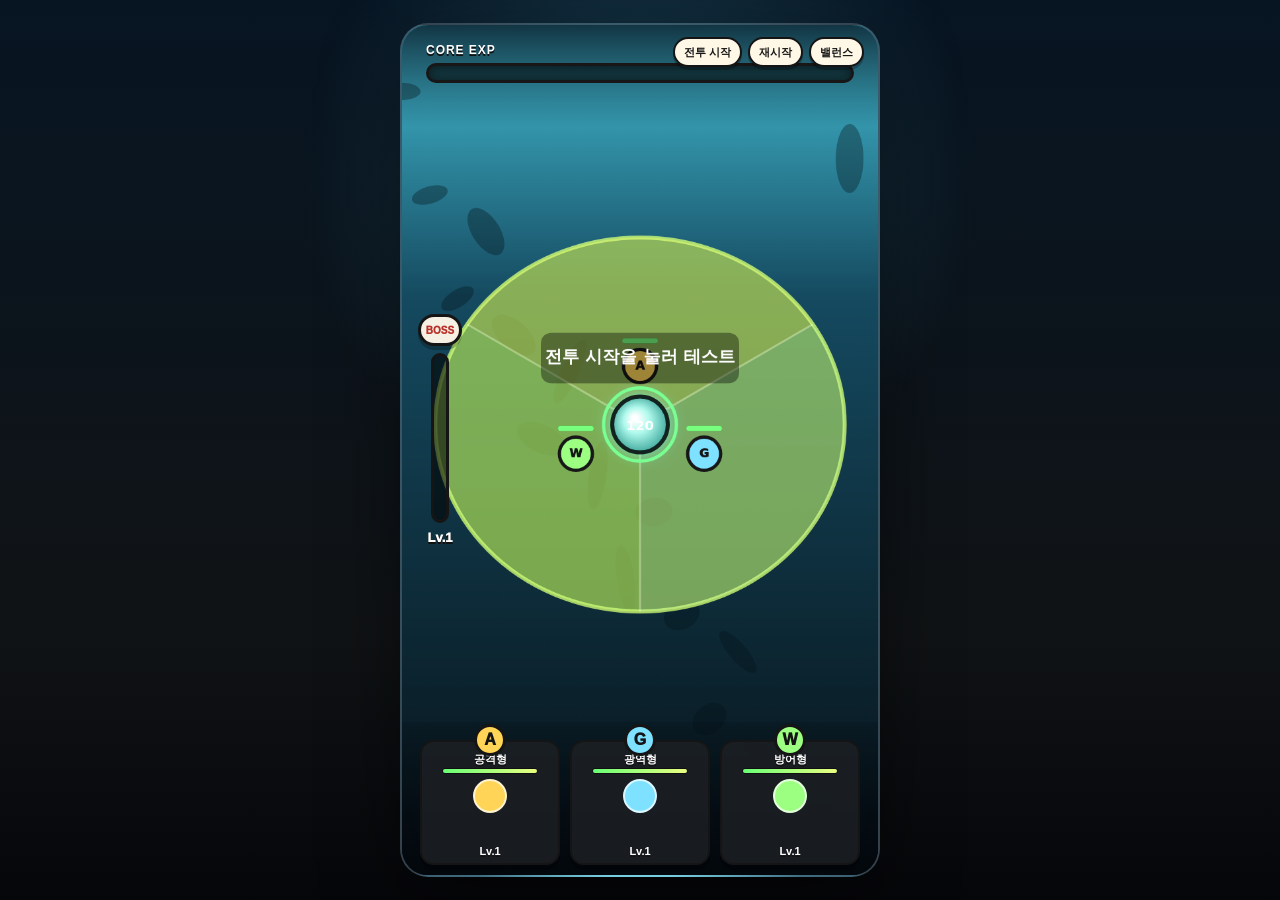
<file: index.html>
<!doctype html>
<html lang="ko">
<head>
  <meta charset="utf-8">
  <meta name="viewport" content="width=device-width, initial-scale=1, maximum-scale=1, user-scalable=no">
  <title>3-Hero Rotation Defense Prototype</title>
  <link rel="icon" href="data:,">
  <link rel="stylesheet" href="styles.css">
</head>
<body>
  <main class="shell">
    <section class="phone" aria-label="3-Hero Rotation Defense prototype">
      <div class="top-actions">
        <button id="startButton" type="button">전투 시작</button>
        <button id="quickRestartButton" type="button">재시작</button>
        <button id="debugToggle" type="button">밸런스</button>
      </div>

      <div class="top-ui">
        <div class="exp-label">CORE EXP</div>
        <div class="exp-bar"><div id="coreExpFill"></div></div>
      </div>

      <div class="level-meter" aria-label="level progress">
        <div class="boss-marker">BOSS</div>
        <div class="meter-track"><div id="levelProgressFill"></div></div>
        <div class="meter-label" id="levelLabel">Lv.1</div>
      </div>

      <canvas id="gameCanvas" width="720" height="1280" aria-label="game canvas"></canvas>

      <div class="bottom-ui" id="heroPanel">
        <div class="hero-card attack">
          <div class="portrait">A</div>
          <div class="hero-name">공격형</div>
          <div class="hero-hp"><div id="attackHp"></div></div>
          <div class="charge-ring"><div id="attackCharge"></div></div>
          <div class="hero-level" id="attackLevel">Lv.1</div>
        </div>
        <div class="hero-card area">
          <div class="portrait">G</div>
          <div class="hero-name">광역형</div>
          <div class="hero-hp"><div id="areaHp"></div></div>
          <div class="charge-ring"><div id="areaCharge"></div></div>
          <div class="hero-level" id="areaLevel">Lv.1</div>
        </div>
        <div class="hero-card wall">
          <div class="portrait">W</div>
          <div class="hero-name">방어형</div>
          <div class="hero-hp"><div id="wallHp"></div></div>
          <div class="charge-ring"><div id="wallCharge"></div></div>
          <div class="hero-level" id="wallLevel">Lv.1</div>
        </div>
      </div>

      <div class="overlay hidden" id="cardOverlay">
        <div class="overlay-title">스킬 레벨업</div>
        <div class="card-options" id="cardOptions"></div>
      </div>

      <div class="result hidden" id="resultOverlay">
        <div class="result-panel">
          <h1 id="resultTitle">Victory</h1>
          <p id="resultText"></p>
          <button id="restartButton" type="button">다시 시작</button>
        </div>
      </div>

      <aside class="debug-panel hidden" id="debugPanel">
        <div class="debug-head">
          <strong>Balance Debug</strong>
          <div class="debug-actions">
            <button id="saveBalanceButton" type="button">저장</button>
            <button id="copyBalanceButton" type="button">복사</button>
            <button id="debugClose" type="button">닫기</button>
          </div>
        </div>
        <div class="debug-body" id="debugBody"></div>
      </aside>
    </section>
  </main>

  <script src="balance_overrides.js"></script>
  <script src="game.js"></script>
</body>
</html>
</file>
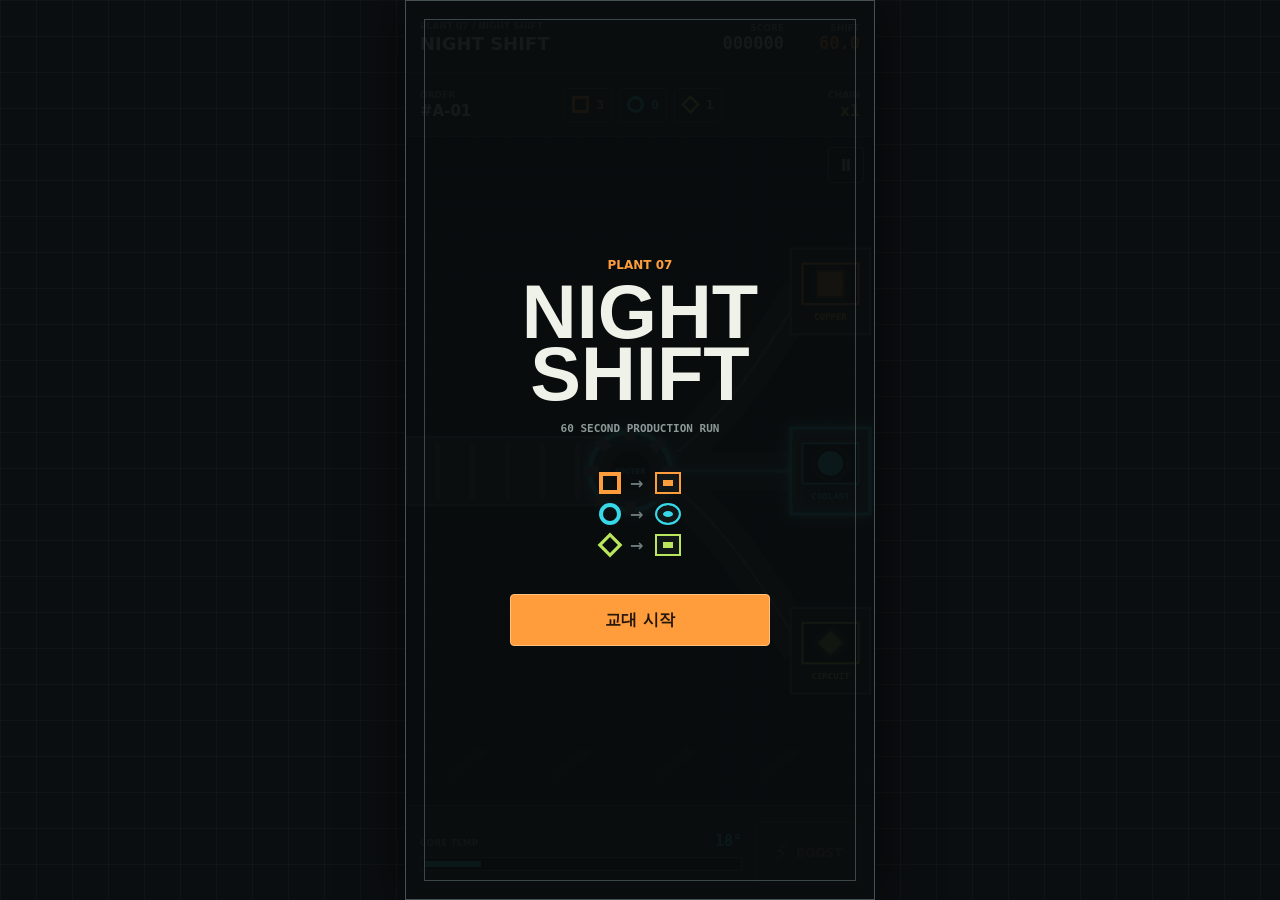
<file: factory-prototype/index.html>
<!doctype html>
<html lang="ko">
<head>
  <meta charset="utf-8">
  <meta name="viewport" content="width=device-width, initial-scale=1, maximum-scale=1, user-scalable=no">
  <meta name="theme-color" content="#121619">
  <title>Night Shift Factory</title>
  <link rel="icon" href="data:,">
  <link rel="stylesheet" href="styles.css">
</head>
<body>
  <main class="game-shell">
    <section class="game-frame" aria-label="Night Shift Factory prototype">
      <header class="hud">
        <div class="brand-block">
          <span class="shift-label">PLANT 07 / NIGHT SHIFT</span>
          <strong>NIGHT SHIFT</strong>
        </div>
        <div class="stat-block">
          <span>SCORE</span>
          <strong id="scoreValue">000000</strong>
        </div>
        <div class="stat-block time-block">
          <span>SHIFT</span>
          <strong id="timeValue">60.0</strong>
        </div>
      </header>

      <section class="order-strip" aria-label="current order">
        <div class="order-heading">
          <span>ORDER</span>
          <strong id="orderNumber">#A-01</strong>
        </div>
        <div class="order-parts" id="orderParts"></div>
        <div class="combo-block">
          <span>CHAIN</span>
          <strong id="comboValue">x1</strong>
        </div>
      </section>

      <div class="canvas-wrap" id="canvasWrap">
        <canvas id="gameCanvas" width="720" height="1060" aria-label="factory floor"></canvas>
        <button class="pause-button" id="pauseButton" type="button" aria-label="pause">Ⅱ</button>
        <div class="toast" id="toast" aria-live="polite"></div>
      </div>

      <footer class="control-deck">
        <div class="heat-panel">
          <div class="heat-label">
            <span>CORE TEMP</span>
            <strong id="heatValue">18°</strong>
          </div>
          <div class="heat-track"><div id="heatFill"></div></div>
        </div>
        <button class="boost-button" id="boostButton" type="button" aria-label="hold to boost production">
          <span class="boost-icon">⚡</span>
          <span>BOOST</span>
        </button>
      </footer>

      <div class="screen-overlay" id="startOverlay">
        <div class="title-lockup">
          <span>PLANT 07</span>
          <h1>NIGHT<br>SHIFT</h1>
          <p>60 SECOND PRODUCTION RUN</p>
        </div>
        <div class="route-preview" aria-hidden="true">
          <i class="part copper"></i><b>→</b><i class="machine copper"></i>
          <i class="part coolant"></i><b>→</b><i class="machine coolant"></i>
          <i class="part circuit"></i><b>→</b><i class="machine circuit"></i>
        </div>
        <button class="primary-button" id="startButton" type="button">교대 시작</button>
      </div>

      <div class="screen-overlay hidden" id="pauseOverlay">
        <div class="result-card compact">
          <span class="result-kicker">SHIFT PAUSED</span>
          <h2>일시정지</h2>
          <button class="primary-button" id="resumeButton" type="button">계속하기</button>
          <button class="secondary-button" id="restartFromPause" type="button">다시 시작</button>
        </div>
      </div>

      <div class="screen-overlay hidden" id="resultOverlay">
        <div class="result-card">
          <span class="result-kicker">SHIFT REPORT</span>
          <h2 id="resultGrade">B</h2>
          <div class="report-grid">
            <span>FINAL SCORE</span><strong id="finalScore">0</strong>
            <span>ORDERS</span><strong id="finalOrders">0</strong>
            <span>BEST CHAIN</span><strong id="finalCombo">0</strong>
            <span>SCRAP</span><strong id="finalScrap">0</strong>
          </div>
          <button class="primary-button" id="restartButton" type="button">다음 교대</button>
        </div>
      </div>
    </section>
  </main>
  <script src="game.js"></script>
</body>
</html>
</file>
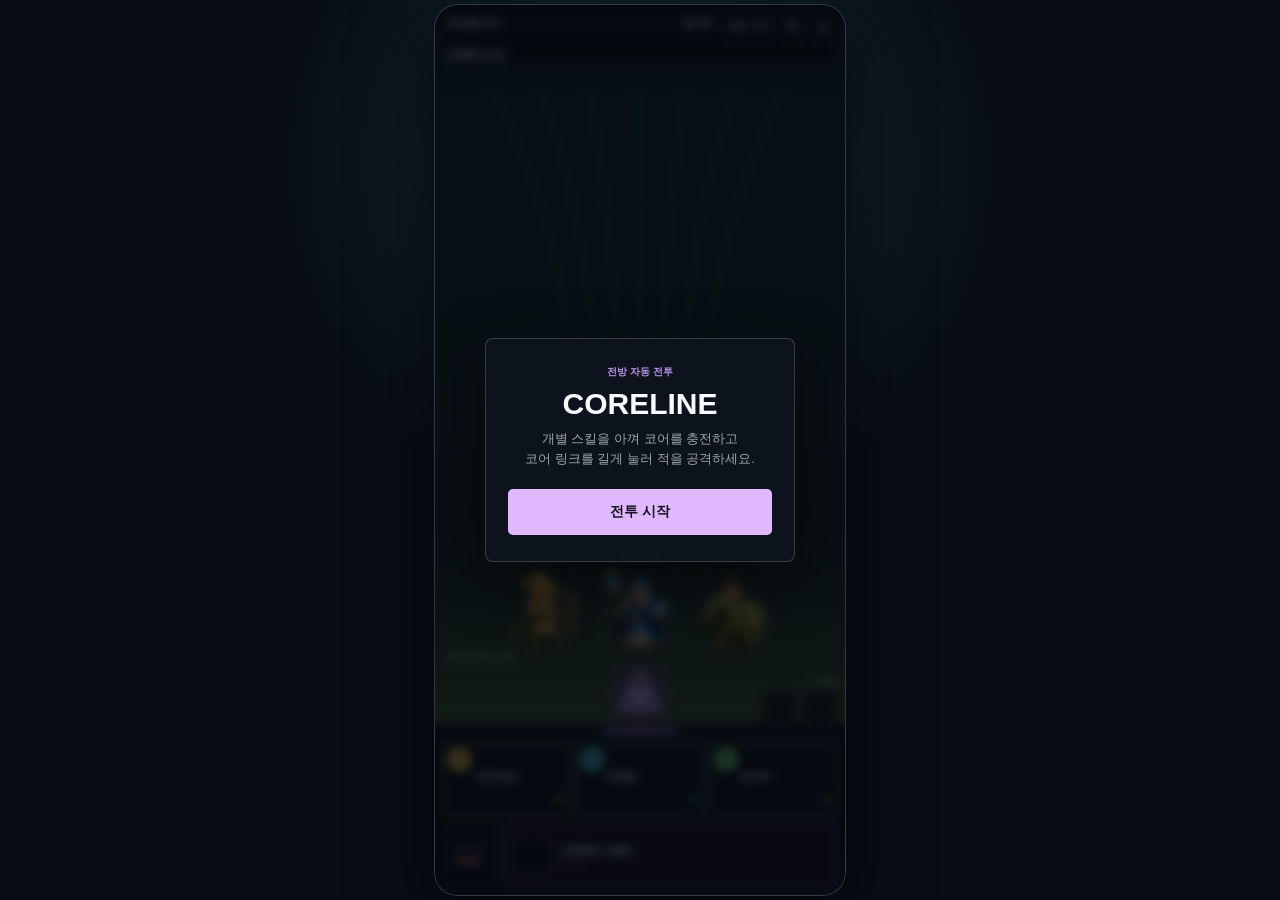
<file: pivot-prototype/index.html>
<!doctype html>
<html lang="ko">
<head>
  <meta charset="utf-8">
  <meta name="viewport" content="width=device-width, initial-scale=1, maximum-scale=1, user-scalable=no, viewport-fit=cover">
  <meta name="theme-color" content="#101722">
  <title>Coreline - Pivot Prototype</title>
  <link rel="icon" href="data:,">
  <link rel="stylesheet" href="styles.css">
</head>
<body>
  <main class="viewport">
    <section class="game" aria-label="Coreline pivot prototype">
      <canvas id="gameCanvas" width="720" height="1560"></canvas>

      <header class="hud">
        <div class="stage-line">
          <span id="stageLabel">STAGE 01</span>
          <span id="timerLabel">02:40</span>
        </div>
        <div class="progress"><div id="stageProgress"></div></div>
        <div class="core-line">
          <span id="levelLabel">CORE LV.1</span>
          <div class="exp-track"><div id="expFill"></div></div>
        </div>
      </header>

      <div class="top-actions">
        <button id="startButton" type="button">전투 시작</button>
        <button id="pauseButton" type="button" aria-label="일시정지" title="일시정지">Ⅱ</button>
        <button id="restartButton" type="button" aria-label="재시작" title="재시작">↻</button>
      </div>

      <div class="danger-banner hidden" id="dangerBanner">LAST DEFENDER</div>

      <div class="elixir-tray" aria-label="마법 엘릭서">
        <div class="tray-label">ELIXIR</div>
        <button class="elixir-slot" id="elixirSlot0" type="button" aria-label="엘릭서 슬롯 1"></button>
        <button class="elixir-slot" id="elixirSlot1" type="button" aria-label="엘릭서 슬롯 2"></button>
      </div>

      <section class="controls" aria-label="전투 스킬">
        <div class="skill-row">
          <button class="skill-card archer" data-hero="archer" type="button">
            <span class="skill-key">A</span>
            <span class="skill-copy"><b>다중 화살</b><small>적진에 드래그</small></span>
            <span class="skill-charge"><i id="archerCharge"></i></span>
            <span class="skill-state" id="archerState">0%</span>
          </button>
          <button class="skill-card mage" data-hero="mage" type="button">
            <span class="skill-key">M</span>
            <span class="skill-copy"><b>대폭발</b><small>적진에 드래그</small></span>
            <span class="skill-charge"><i id="mageCharge"></i></span>
            <span class="skill-state" id="mageState">0%</span>
          </button>
          <button class="skill-card guardian" data-hero="guardian" type="button">
            <span class="skill-key">G</span>
            <span class="skill-copy"><b>방어벽</b><small>적진에 드래그</small></span>
            <span class="skill-charge"><i id="guardianCharge"></i></span>
            <span class="skill-state" id="guardianState">0%</span>
          </button>
        </div>

        <div class="super-row">
          <div class="revive-info"><span>REVIVE</span><b id="reviveCount">◆◆</b></div>
          <button id="superButton" class="super-button" type="button">
            <span class="super-ring"><i id="superFill"></i></span>
            <span class="super-copy"><b>CORE LINK</b><small id="superState">30부터 길게 누르기</small></span>
          </button>
        </div>
      </section>

      <div class="pause-overlay hidden" id="pauseOverlay">
        <span>PAUSED</span>
      </div>

      <div class="upgrade-overlay hidden" id="upgradeOverlay">
        <div class="upgrade-panel">
          <p>CORE LEVEL UP</p>
          <h2 id="upgradeTitle">업그레이드 선택</h2>
          <div class="upgrade-cards" id="upgradeCards"></div>
        </div>
      </div>

      <div class="start-overlay" id="startOverlay">
        <div class="start-panel">
          <p>전방 자동 전투</p>
          <h1>CORELINE</h1>
          <span>개별 스킬을 아껴 코어를 충전하고<br>코어 링크를 길게 눌러 적을 공격하세요.</span>
          <button id="overlayStartButton" type="button">전투 시작</button>
        </div>
      </div>

      <div class="result hidden" id="resultOverlay">
        <div class="result-panel">
          <p id="resultEyebrow">STAGE COMPLETE</p>
          <h2 id="resultTitle">VICTORY</h2>
          <span id="resultCopy"></span>
          <button id="resultRestartButton" type="button">다시 플레이</button>
        </div>
      </div>
    </section>
  </main>
  <script src="game.js"></script>
</body>
</html>
</file>
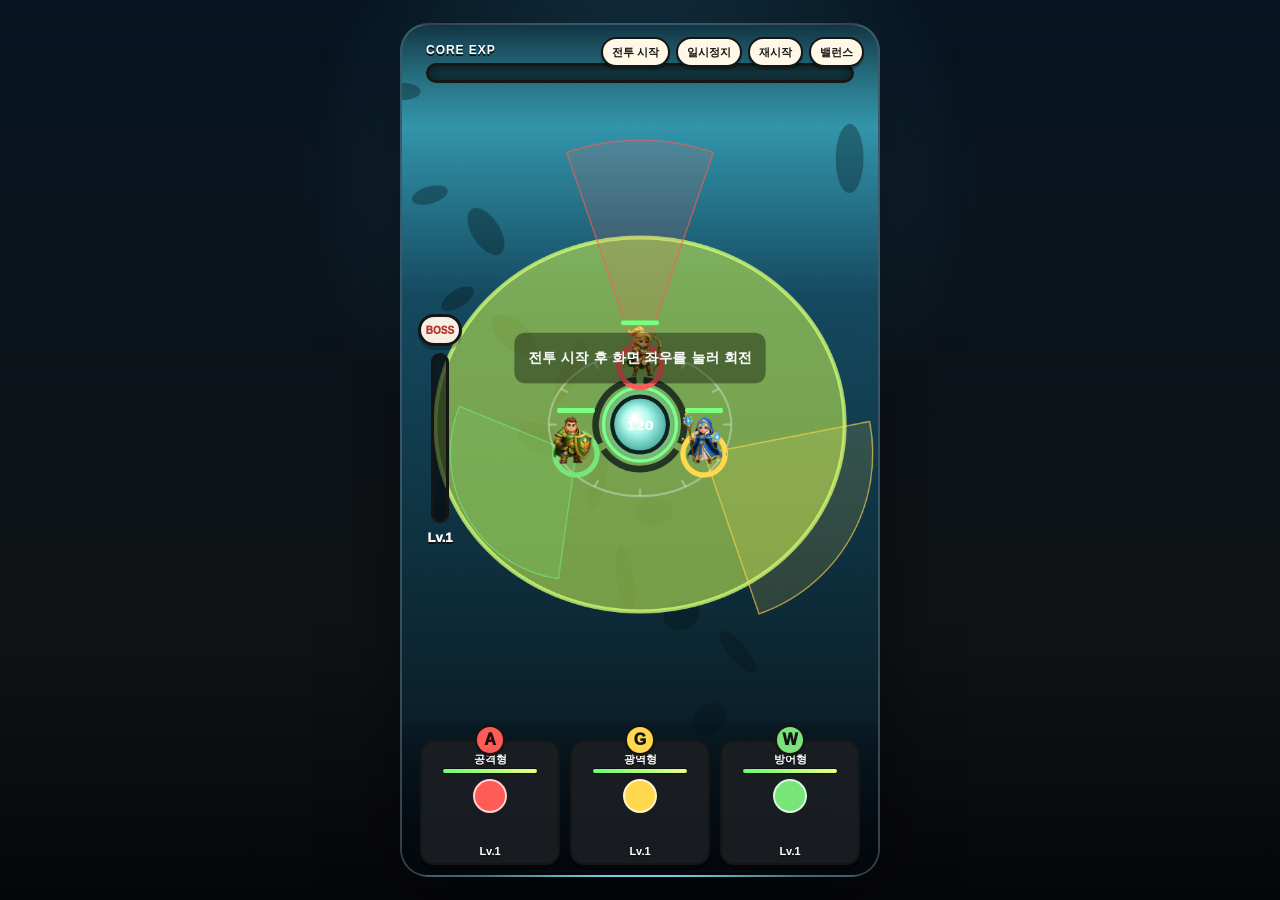
<file: rotation-v2-prototype/index.html>
<!doctype html>
<html lang="ko">
<head>
  <meta charset="utf-8">
  <meta name="viewport" content="width=device-width, initial-scale=1, maximum-scale=1, user-scalable=no">
  <title>CORELINE - Free Rotation Prototype</title>
  <link rel="icon" href="data:,">
  <link rel="stylesheet" href="styles.css">
</head>
<body>
  <main class="shell">
    <section class="phone" aria-label="CORELINE free rotation prototype">
      <div class="top-actions">
        <button id="startButton" type="button">전투 시작</button>
        <button id="pauseButton" type="button">일시정지</button>
        <button id="quickRestartButton" type="button">재시작</button>
        <button id="debugToggle" type="button">밸런스</button>
      </div>

      <div class="top-ui">
        <div class="exp-label">CORE EXP</div>
        <div class="exp-bar"><div id="coreExpFill"></div></div>
      </div>

      <div class="level-meter" aria-label="level progress">
        <div class="boss-marker">BOSS</div>
        <div class="meter-track"><div id="levelProgressFill"></div></div>
        <div class="meter-label" id="levelLabel">Lv.1</div>
      </div>

      <canvas id="gameCanvas" width="720" height="1280" aria-label="game canvas"></canvas>
      <button id="coreLinkButton" class="core-link-trigger" type="button" aria-label="코어 링크 발동"></button>

      <div class="bottom-ui" id="heroPanel">
        <div class="hero-card attack">
          <div class="portrait">A</div>
          <div class="hero-name">공격형</div>
          <div class="hero-hp"><div id="attackHp"></div></div>
          <div class="charge-ring"><div id="attackCharge"></div></div>
          <div class="hero-level" id="attackLevel">Lv.1</div>
        </div>
        <div class="hero-card area">
          <div class="portrait">G</div>
          <div class="hero-name">광역형</div>
          <div class="hero-hp"><div id="areaHp"></div></div>
          <div class="charge-ring"><div id="areaCharge"></div></div>
          <div class="hero-level" id="areaLevel">Lv.1</div>
        </div>
        <div class="hero-card wall">
          <div class="portrait">W</div>
          <div class="hero-name">방어형</div>
          <div class="hero-hp"><div id="wallHp"></div></div>
          <div class="charge-ring"><div id="wallCharge"></div></div>
          <div class="hero-level" id="wallLevel">Lv.1</div>
        </div>
      </div>

      <div class="overlay hidden" id="cardOverlay">
        <div class="overlay-title">스킬 레벨업</div>
        <div class="card-options" id="cardOptions"></div>
      </div>

      <div class="result hidden" id="resultOverlay">
        <div class="result-panel">
          <h1 id="resultTitle">Victory</h1>
          <p id="resultText"></p>
          <button id="restartButton" type="button">다시 시작</button>
        </div>
      </div>

      <aside class="debug-panel hidden" id="debugPanel">
        <div class="debug-head">
          <strong>밸런스 조절</strong>
          <div class="debug-actions">
            <button id="saveBalanceButton" type="button">저장</button>
            <button id="copyBalanceButton" type="button">복사</button>
            <button id="debugClose" type="button">닫기</button>
          </div>
        </div>
        <div class="debug-body" id="debugBody"></div>
      </aside>
    </section>
  </main>

  <script src="balance_overrides.js"></script>
  <script src="game.js?v=signal-wave-2"></script>
</body>
</html>
</file>
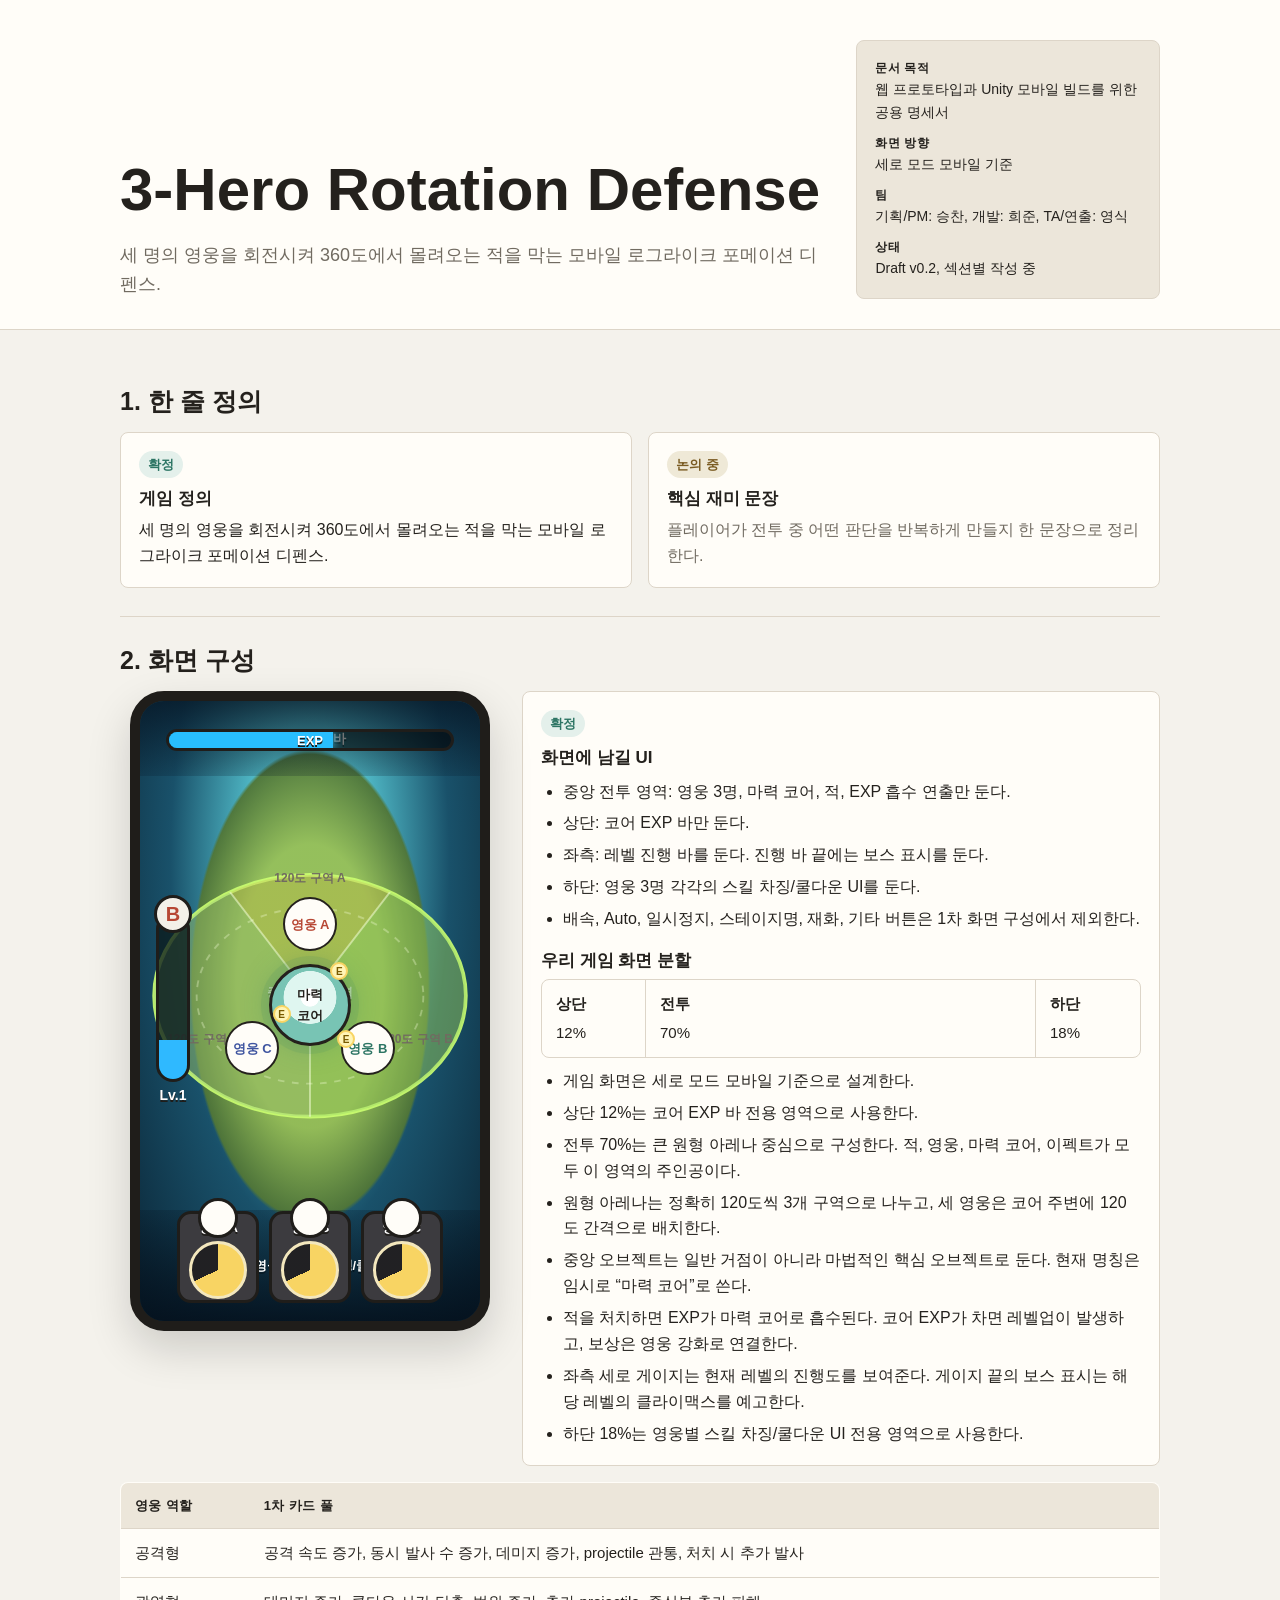
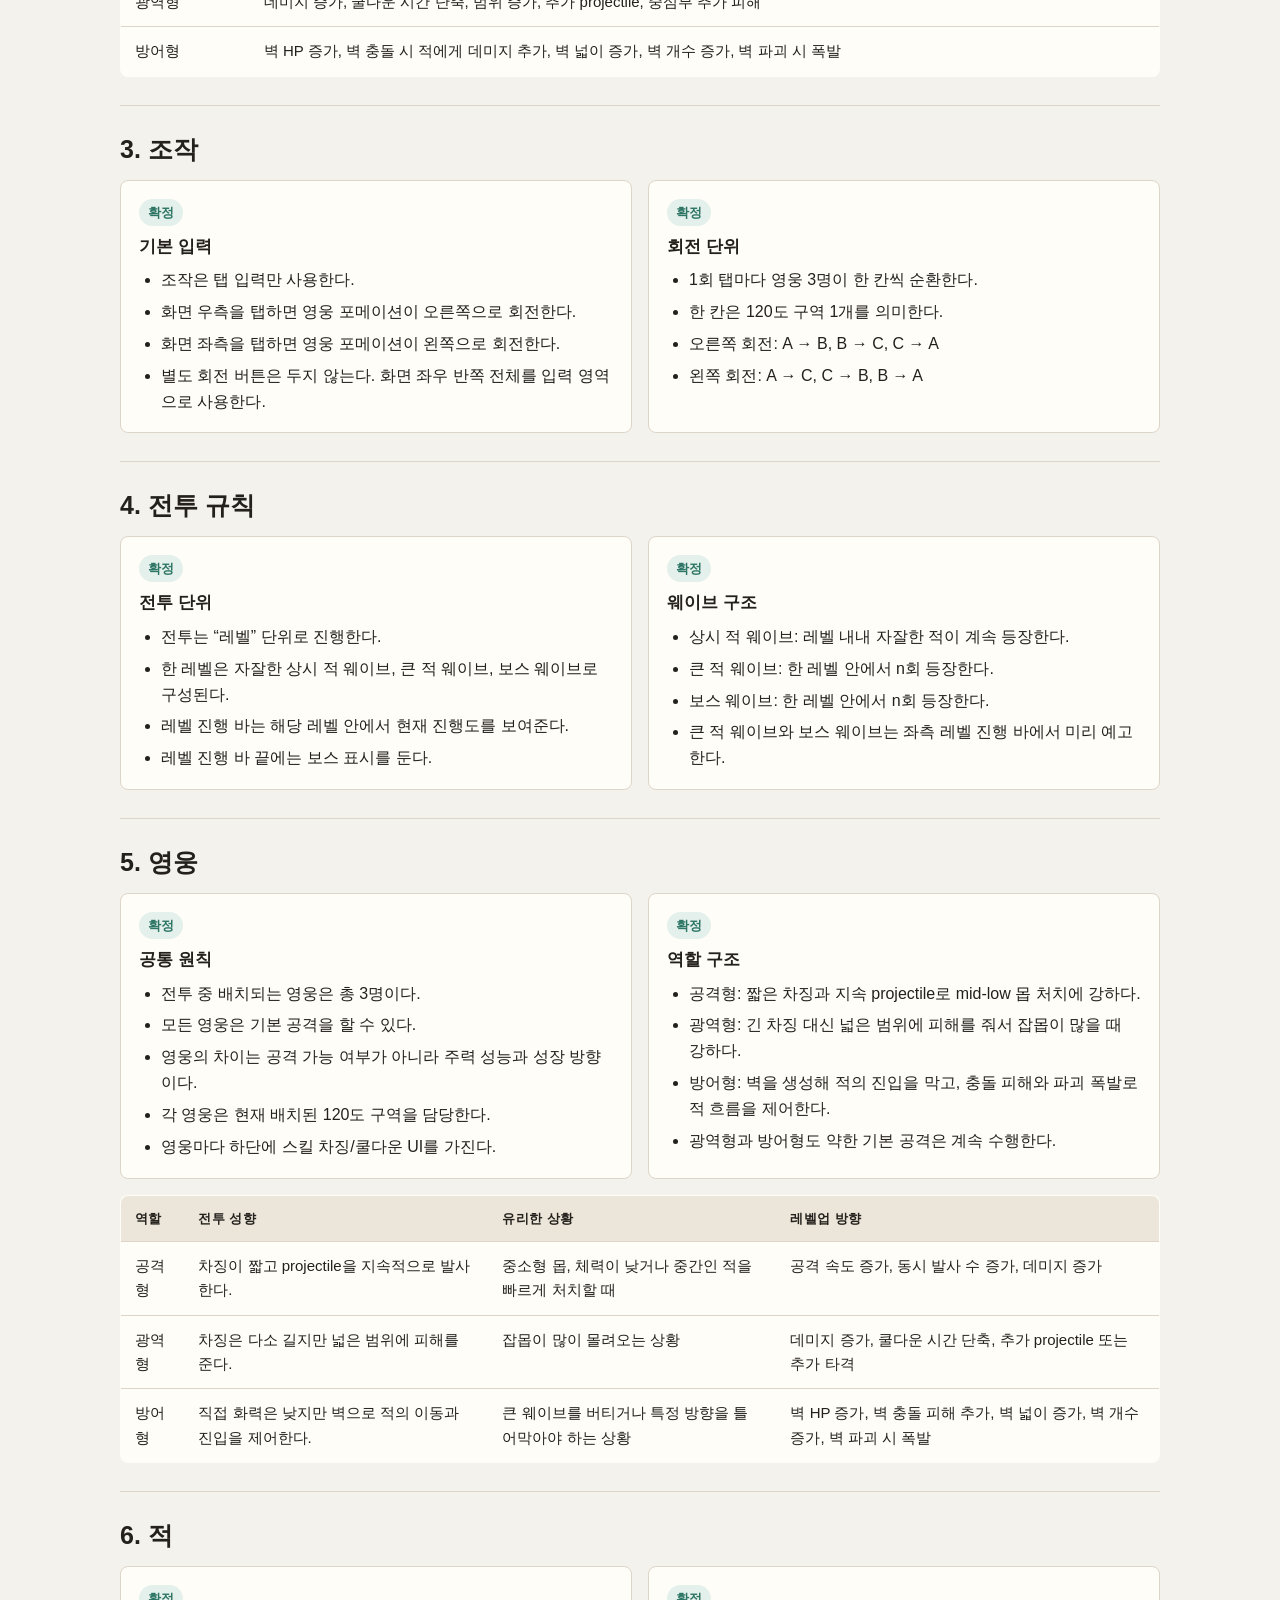
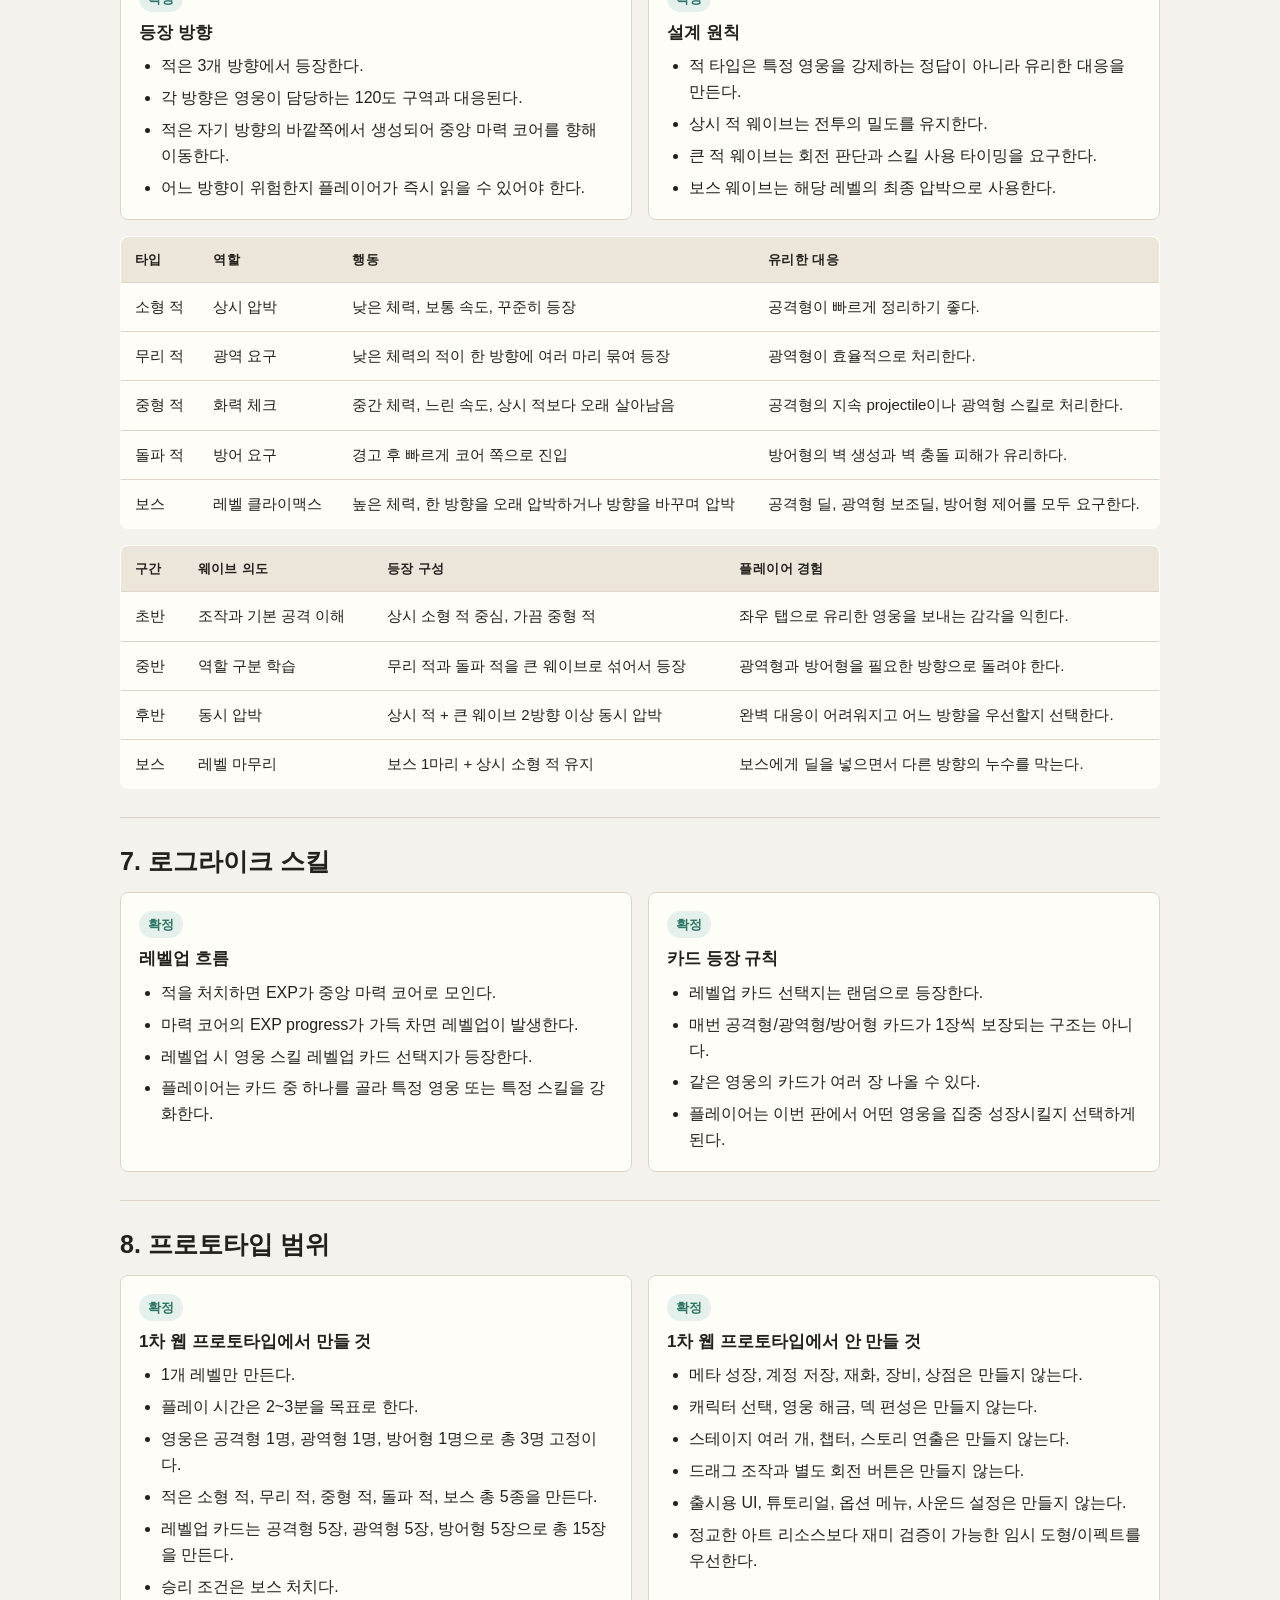
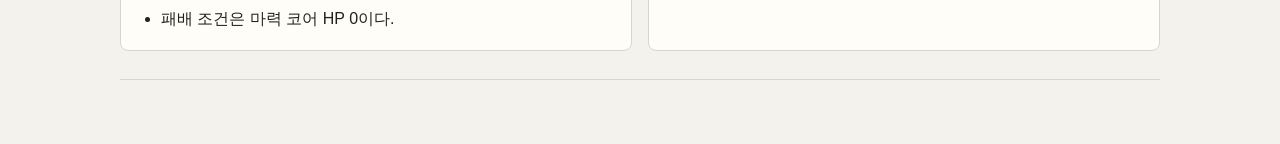
<file: prototype_spec.html>
<!doctype html>
<html lang="ko">
<head>
  <meta charset="utf-8">
  <meta name="viewport" content="width=device-width, initial-scale=1">
  <title>3-Hero Rotation Defense Prototype Spec</title>
  <style>
    :root {
      color-scheme: light;
      --bg: #f4f2ec;
      --paper: #fffdf8;
      --ink: #24211d;
      --muted: #716b61;
      --line: #ddd5c8;
      --soft: #ece6da;
      --accent: #2d7564;
      --accent-2: #b74734;
      --accent-3: #3f55a0;
      font-family: -apple-system, BlinkMacSystemFont, "Segoe UI", sans-serif;
    }

    * {
      box-sizing: border-box;
    }

    body {
      margin: 0;
      background: var(--bg);
      color: var(--ink);
      line-height: 1.62;
    }

    header {
      background: var(--paper);
      border-bottom: 1px solid var(--line);
    }

    .wrap {
      width: min(1040px, calc(100% - 32px));
      margin: 0 auto;
    }

    .hero {
      display: grid;
      grid-template-columns: minmax(0, 1.4fr) minmax(260px, 0.6fr);
      gap: 28px;
      padding: 40px 0 30px;
      align-items: end;
    }

    h1, h2, h3, p {
      margin: 0;
    }

    h1 {
      font-size: clamp(34px, 5vw, 60px);
      line-height: 1.08;
      letter-spacing: 0;
    }

    h2 {
      margin-bottom: 16px;
      font-size: 25px;
      line-height: 1.2;
      letter-spacing: 0;
    }

    h3 {
      margin-bottom: 8px;
      font-size: 17px;
      line-height: 1.25;
      letter-spacing: 0;
    }

    .subtitle {
      max-width: 760px;
      margin-top: 18px;
      color: var(--muted);
      font-size: 18px;
    }

    .meta {
      display: grid;
      gap: 10px;
      padding: 18px;
      border: 1px solid var(--line);
      background: var(--soft);
      border-radius: 8px;
      font-size: 14px;
    }

    .meta b {
      display: block;
      color: var(--ink);
      font-size: 12px;
      letter-spacing: 0.04em;
      text-transform: uppercase;
    }

    main {
      padding: 28px 0 64px;
    }

    section {
      padding: 28px 0;
      border-bottom: 1px solid var(--line);
    }

    .grid {
      display: grid;
      grid-template-columns: repeat(2, minmax(0, 1fr));
      gap: 16px;
    }

    .card {
      min-height: 100%;
      padding: 18px;
      border: 1px solid var(--line);
      background: var(--paper);
      border-radius: 8px;
    }

    .tag {
      display: inline-flex;
      width: fit-content;
      min-height: 26px;
      align-items: center;
      margin-bottom: 10px;
      padding: 3px 9px;
      border-radius: 999px;
      background: var(--soft);
      color: var(--muted);
      font-size: 13px;
      font-weight: 700;
    }

    .tag.fixed {
      background: #e4f0eb;
      color: var(--accent);
    }

    .tag.draft {
      background: #efe9d7;
      color: #7a5b22;
    }

    .phone-layout {
      display: grid;
      grid-template-columns: minmax(260px, 380px) minmax(0, 1fr);
      gap: 22px;
      align-items: start;
    }

    .phone {
      position: relative;
      width: min(100%, 360px);
      aspect-ratio: 9 / 16;
      margin: 0 auto;
      border: 10px solid #1f1d1a;
      background:
        radial-gradient(ellipse at 50% 46%, rgba(154, 191, 82, 0.92) 0 30%, rgba(81, 118, 55, 0.95) 49%, transparent 50%),
        radial-gradient(ellipse at 50% 26%, #57c6d2 0 22%, #19516a 58%, #0b2637 100%);
      border-radius: 34px;
      overflow: hidden;
      box-shadow: 0 18px 44px rgba(0, 0, 0, 0.16);
    }

    .phone-zone {
      position: absolute;
      left: 0;
      width: 100%;
      display: grid;
      place-items: center;
      color: #fff;
      font-size: 13px;
      font-weight: 700;
      text-align: center;
      text-shadow: 0 2px 0 rgba(0, 0, 0, 0.36);
    }

    .hud {
      top: 0;
      height: 12%;
      padding: 10px 12px;
      background: linear-gradient(180deg, rgba(5, 20, 35, 0.78), rgba(5, 20, 35, 0.2));
      border-bottom: 0;
    }

    .battle {
      top: 12%;
      height: 70%;
      background: transparent;
      border-bottom: 0;
    }

    .bottom {
      bottom: 0;
      height: 18%;
      background: linear-gradient(0deg, rgba(4, 16, 28, 0.9), rgba(4, 16, 28, 0.22));
      border-bottom: 0;
    }

    .field-svg {
      position: absolute;
      top: 12%;
      left: 0;
      width: 100%;
      height: 70%;
      z-index: 1;
    }

    .field-label {
      position: absolute;
      z-index: 4;
      color: var(--muted);
      font-size: 12px;
      font-weight: 800;
      text-align: center;
      text-shadow: none;
    }

    .field-label.north {
      top: 27%;
      left: 50%;
      transform: translateX(-50%);
    }

    .field-label.right {
      top: 53%;
      right: 8%;
    }

    .field-label.left {
      top: 53%;
      left: 8%;
    }

    .hud-bar,
    .side-meter,
    .hero-skill {
      position: absolute;
      z-index: 7;
    }

    .hud-bar {
      top: 28px;
      left: 26px;
      right: 26px;
      height: 22px;
      border: 3px solid #1f1d1a;
      background: rgba(0, 0, 0, 0.55);
      border-radius: 999px;
      overflow: hidden;
    }

    .hud-bar::before {
      content: "";
      display: block;
      width: 58%;
      height: 100%;
      background: #28befe;
      box-shadow: 0 0 12px rgba(72, 215, 255, 0.9);
    }

    .hud-bar::after {
      content: "EXP";
      position: absolute;
      inset: -2px 0 0;
      display: grid;
      place-items: center;
      color: #fff;
      font-size: 13px;
      font-weight: 900;
      text-shadow: 0 2px 0 #1f1d1a;
    }

    .side-meter {
      top: 34%;
      left: 16px;
      display: grid;
      place-items: end center;
      width: 34px;
      height: 170px;
      border: 3px solid #1f1d1a;
      background: rgba(10, 24, 24, 0.75);
      border-radius: 999px;
    }

    .side-meter::before {
      content: "";
      width: 100%;
      height: 24%;
      background: #2fb9ff;
      border-radius: 0 0 999px 999px;
    }

    .side-meter::after {
      content: "Lv.1";
      position: absolute;
      bottom: -28px;
      left: 50%;
      color: #fff;
      font-size: 14px;
      font-weight: 900;
      text-shadow: 0 2px 0 #1f1d1a;
      transform: translateX(-50%);
      white-space: nowrap;
    }

    .boss-mark {
      position: absolute;
      top: -20px;
      left: 50%;
      display: grid;
      place-items: center;
      width: 38px;
      height: 38px;
      border: 3px solid #1f1d1a;
      background: #f3f0e8;
      border-radius: 50%;
      color: #b74734;
      font-size: 20px;
      font-weight: 900;
      transform: translateX(-50%);
    }

    .hero-skill {
      bottom: 18px;
      display: grid;
      grid-template-rows: 26px 1fr;
      place-items: center;
      width: 82px;
      height: 92px;
      border: 3px solid #1f1d1a;
      background: #3c3b3f;
      border-radius: 14px;
      color: #fff;
      font-size: 13px;
      font-weight: 900;
      text-shadow: 0 2px 0 #1f1d1a;
    }

    .hero-skill::before {
      content: "";
      position: absolute;
      top: -16px;
      left: 50%;
      width: 34px;
      height: 34px;
      border: 3px solid #1f1d1a;
      background: #fffdf8;
      border-radius: 50%;
      transform: translateX(-50%);
    }

    .hero-skill::after {
      content: "";
      width: 52px;
      height: 52px;
      border: 3px solid #f3e7bd;
      background: conic-gradient(#f8d463 0 68%, rgba(0, 0, 0, 0.45) 68% 100%);
      border-radius: 50%;
    }

    .hero-skill.one {
      left: 11%;
    }

    .hero-skill.two {
      left: 50%;
      transform: translateX(-50%);
    }

    .hero-skill.three {
      right: 11%;
    }

    .exp-dot {
      position: absolute;
      z-index: 5;
      display: grid;
      place-items: center;
      width: 18px;
      height: 18px;
      border: 2px solid #f8d463;
      background: #fff5b7;
      border-radius: 50%;
      color: #7a5b00;
      font-size: 10px;
      font-weight: 900;
    }

    .exp-dot.one {
      top: 42%;
      left: 56%;
    }

    .exp-dot.two {
      top: 49%;
      left: 39%;
    }

    .exp-dot.three {
      top: 53%;
      left: 58%;
    }

    .exp-gauge {
      position: absolute;
      left: 50%;
      top: 28px;
      z-index: 5;
      display: none;
    }

    .base {
      position: absolute;
      top: 49%;
      left: 50%;
      display: grid;
      place-items: center;
      width: 82px;
      height: 82px;
      border: 3px solid var(--ink);
      background:
        radial-gradient(circle at 50% 40%, #ffffff 0 15%, #dff6f0 16% 44%, #78c4b4 45% 100%);
      border-radius: 50%;
      transform: translate(-50%, -50%);
      color: var(--ink);
      font-size: 13px;
      font-weight: 800;
      z-index: 4;
      box-shadow: 0 0 0 8px rgba(45, 117, 100, 0.1), 0 0 28px rgba(45, 117, 100, 0.34);
      text-align: center;
    }

    .slot {
      position: absolute;
      display: grid;
      place-items: center;
      width: 54px;
      height: 54px;
      border: 2px solid var(--ink);
      background: var(--paper);
      border-radius: 50%;
      font-size: 13px;
      font-weight: 800;
      z-index: 5;
    }

    .slot.a {
      top: 36%;
      left: 50%;
      color: var(--accent-2);
      transform: translate(-50%, -50%);
    }

    .slot.b {
      top: 56%;
      left: 67%;
      color: var(--accent);
      transform: translate(-50%, -50%);
    }

    .slot.c {
      top: 56%;
      left: 33%;
      color: var(--accent-3);
      transform: translate(-50%, -50%);
    }

    .screen-split {
      display: grid;
      grid-template-columns: 104px minmax(0, 1fr) 104px;
      gap: 0;
      overflow: hidden;
      border: 1px solid var(--line);
      background: var(--paper);
      border-radius: 8px;
      font-size: 15px;
    }

    .screen-split div {
      padding: 12px 14px;
      border-right: 1px solid var(--line);
    }

    .screen-split div:last-child {
      border-right: 0;
    }

    .screen-split b {
      display: block;
      margin-bottom: 4px;
    }

    ul {
      margin: 10px 0 0;
      padding-left: 22px;
    }

    li + li {
      margin-top: 6px;
    }

    table {
      width: 100%;
      margin-top: 16px;
      border-collapse: collapse;
      border: 1px solid var(--line);
      background: var(--paper);
      border-radius: 8px;
      overflow: hidden;
      font-size: 15px;
    }

    th, td {
      padding: 12px 14px;
      border-bottom: 1px solid var(--line);
      text-align: left;
      vertical-align: top;
    }

    th {
      background: var(--soft);
      font-size: 13px;
      letter-spacing: 0.03em;
      text-transform: uppercase;
    }

    tr:last-child td {
      border-bottom: 0;
    }

    .pending {
      color: var(--muted);
    }

    @media (max-width: 820px) {
      .hero,
      .grid,
      .phone-layout {
        grid-template-columns: 1fr;
      }

      .wrap {
        width: min(100% - 24px, 1040px);
      }
    }
  </style>
</head>
<body>
  <header>
    <div class="wrap hero">
      <div>
        <h1>3-Hero Rotation Defense</h1>
        <p class="subtitle">세 명의 영웅을 회전시켜 360도에서 몰려오는 적을 막는 모바일 로그라이크 포메이션 디펜스.</p>
      </div>
      <div class="meta">
        <p><b>문서 목적</b>웹 프로토타입과 Unity 모바일 빌드를 위한 공용 명세서</p>
        <p><b>화면 방향</b>세로 모드 모바일 기준</p>
        <p><b>팀</b>기획/PM: 승찬, 개발: 희준, TA/연출: 영식</p>
        <p><b>상태</b>Draft v0.2, 섹션별 작성 중</p>
      </div>
    </div>
  </header>

  <main class="wrap">
    <section id="definition">
      <h2>1. 한 줄 정의</h2>
      <div class="grid">
        <div class="card">
          <span class="tag fixed">확정</span>
          <h3>게임 정의</h3>
          <p>세 명의 영웅을 회전시켜 360도에서 몰려오는 적을 막는 모바일 로그라이크 포메이션 디펜스.</p>
        </div>
        <div class="card">
          <span class="tag draft">논의 중</span>
          <h3>핵심 재미 문장</h3>
          <p class="pending">플레이어가 전투 중 어떤 판단을 반복하게 만들지 한 문장으로 정리한다.</p>
        </div>
      </div>
    </section>

    <section id="screen">
      <h2>2. 화면 구성</h2>
      <div class="phone-layout">
        <div class="phone" aria-label="세로 모드 모바일 화면 구성">
          <div class="phone-zone hud">상단 EXP 바</div>
          <div class="hud-bar"></div>
          <div class="phone-zone battle">중앙 전투 영역</div>
          <svg class="field-svg" viewBox="0 0 360 422" role="img" aria-label="원형 아레나와 120도 3분할 전투 영역">
            <defs>
              <clipPath id="arenaClip">
                <ellipse cx="180" cy="214" rx="165" ry="128"></ellipse>
              </clipPath>
            </defs>
            <ellipse cx="180" cy="214" rx="165" ry="128" fill="rgba(182, 222, 82, 0.43)" stroke="rgba(203, 255, 112, 0.9)" stroke-width="4"></ellipse>
            <g clip-path="url(#arenaClip)">
              <path d="M180 214 L15 0 A240 240 0 0 1 345 0 Z" fill="rgba(183, 71, 52, 0.12)"></path>
              <path d="M180 214 L345 0 A240 240 0 0 1 180 454 Z" fill="rgba(45, 117, 100, 0.12)"></path>
              <path d="M180 214 L180 454 A240 240 0 0 1 15 0 Z" fill="rgba(63, 85, 160, 0.12)"></path>
              <line x1="180" y1="214" x2="15" y2="0" stroke="#f5ffd8" stroke-opacity="0.55" stroke-width="2"></line>
              <line x1="180" y1="214" x2="345" y2="0" stroke="#f5ffd8" stroke-opacity="0.55" stroke-width="2"></line>
              <line x1="180" y1="214" x2="180" y2="454" stroke="#f5ffd8" stroke-opacity="0.55" stroke-width="2"></line>
            </g>
            <ellipse cx="180" cy="214" rx="120" ry="93" fill="none" stroke="rgba(245, 255, 216, 0.32)" stroke-width="2" stroke-dasharray="7 8"></ellipse>
          </svg>
          <div class="field-label north">120도 구역 A</div>
          <div class="field-label right">120도 구역 B</div>
          <div class="field-label left">120도 구역 C</div>
          <div class="side-meter"><div class="boss-mark">B</div></div>
          <div class="phone-zone bottom">하단 영웅별 스킬 차징/쿨다운</div>
          <div class="base">마력<br>코어</div>
          <div class="slot a">영웅 A</div>
          <div class="slot b">영웅 B</div>
          <div class="slot c">영웅 C</div>
          <div class="exp-dot one">E</div>
          <div class="exp-dot two">E</div>
          <div class="exp-dot three">E</div>
          <div class="hero-skill one">영웅 A</div>
          <div class="hero-skill two">영웅 B</div>
          <div class="hero-skill three">영웅 C</div>
        </div>
        <div class="card">
          <span class="tag fixed">확정</span>
          <h3>화면에 남길 UI</h3>
          <ul>
            <li>중앙 전투 영역: 영웅 3명, 마력 코어, 적, EXP 흡수 연출만 둔다.</li>
            <li>상단: 코어 EXP 바만 둔다.</li>
            <li>좌측: 레벨 진행 바를 둔다. 진행 바 끝에는 보스 표시를 둔다.</li>
            <li>하단: 영웅 3명 각각의 스킬 차징/쿨다운 UI를 둔다.</li>
            <li>배속, Auto, 일시정지, 스테이지명, 재화, 기타 버튼은 1차 화면 구성에서 제외한다.</li>
          </ul>
          <h3 style="margin-top: 18px;">우리 게임 화면 분할</h3>
          <div class="screen-split" aria-label="세로 화면 분할 비율">
            <div><b>상단</b>12%</div>
            <div><b>전투</b>70%</div>
            <div><b>하단</b>18%</div>
          </div>
          <ul>
            <li>게임 화면은 세로 모드 모바일 기준으로 설계한다.</li>
            <li>상단 12%는 코어 EXP 바 전용 영역으로 사용한다.</li>
            <li>전투 70%는 큰 원형 아레나 중심으로 구성한다. 적, 영웅, 마력 코어, 이펙트가 모두 이 영역의 주인공이다.</li>
            <li>원형 아레나는 정확히 120도씩 3개 구역으로 나누고, 세 영웅은 코어 주변에 120도 간격으로 배치한다.</li>
            <li>중앙 오브젝트는 일반 거점이 아니라 마법적인 핵심 오브젝트로 둔다. 현재 명칭은 임시로 “마력 코어”로 쓴다.</li>
            <li>적을 처치하면 EXP가 마력 코어로 흡수된다. 코어 EXP가 차면 레벨업이 발생하고, 보상은 영웅 강화로 연결한다.</li>
            <li>좌측 세로 게이지는 현재 레벨의 진행도를 보여준다. 게이지 끝의 보스 표시는 해당 레벨의 클라이맥스를 예고한다.</li>
            <li>하단 18%는 영웅별 스킬 차징/쿨다운 UI 전용 영역으로 사용한다.</li>
          </ul>
        </div>
      </div>
      <table>
        <thead>
          <tr>
            <th>영웅 역할</th>
            <th>1차 카드 풀</th>
          </tr>
        </thead>
        <tbody>
          <tr>
            <td>공격형</td>
            <td>공격 속도 증가, 동시 발사 수 증가, 데미지 증가, projectile 관통, 처치 시 추가 발사</td>
          </tr>
          <tr>
            <td>광역형</td>
            <td>데미지 증가, 쿨다운 시간 단축, 범위 증가, 추가 projectile, 중심부 추가 피해</td>
          </tr>
          <tr>
            <td>방어형</td>
            <td>벽 HP 증가, 벽 충돌 시 적에게 데미지 추가, 벽 넓이 증가, 벽 개수 증가, 벽 파괴 시 폭발</td>
          </tr>
        </tbody>
      </table>
    </section>

    <section id="controls">
      <h2>3. 조작</h2>
      <div class="grid">
        <div class="card">
          <span class="tag fixed">확정</span>
          <h3>기본 입력</h3>
          <ul>
            <li>조작은 탭 입력만 사용한다.</li>
            <li>화면 우측을 탭하면 영웅 포메이션이 오른쪽으로 회전한다.</li>
            <li>화면 좌측을 탭하면 영웅 포메이션이 왼쪽으로 회전한다.</li>
            <li>별도 회전 버튼은 두지 않는다. 화면 좌우 반쪽 전체를 입력 영역으로 사용한다.</li>
          </ul>
        </div>
        <div class="card">
          <span class="tag fixed">확정</span>
          <h3>회전 단위</h3>
          <ul>
            <li>1회 탭마다 영웅 3명이 한 칸씩 순환한다.</li>
            <li>한 칸은 120도 구역 1개를 의미한다.</li>
            <li>오른쪽 회전: A → B, B → C, C → A</li>
            <li>왼쪽 회전: A → C, C → B, B → A</li>
          </ul>
        </div>
      </div>
    </section>

    <section id="combat">
      <h2>4. 전투 규칙</h2>
      <div class="grid">
        <div class="card">
          <span class="tag fixed">확정</span>
          <h3>전투 단위</h3>
          <ul>
            <li>전투는 “레벨” 단위로 진행한다.</li>
            <li>한 레벨은 자잘한 상시 적 웨이브, 큰 적 웨이브, 보스 웨이브로 구성된다.</li>
            <li>레벨 진행 바는 해당 레벨 안에서 현재 진행도를 보여준다.</li>
            <li>레벨 진행 바 끝에는 보스 표시를 둔다.</li>
          </ul>
        </div>
        <div class="card">
          <span class="tag fixed">확정</span>
          <h3>웨이브 구조</h3>
          <ul>
            <li>상시 적 웨이브: 레벨 내내 자잘한 적이 계속 등장한다.</li>
            <li>큰 적 웨이브: 한 레벨 안에서 n회 등장한다.</li>
            <li>보스 웨이브: 한 레벨 안에서 n회 등장한다.</li>
            <li>큰 적 웨이브와 보스 웨이브는 좌측 레벨 진행 바에서 미리 예고한다.</li>
          </ul>
        </div>
      </div>
    </section>

    <section id="heroes">
      <h2>5. 영웅</h2>
      <div class="grid">
        <div class="card">
          <span class="tag fixed">확정</span>
          <h3>공통 원칙</h3>
          <ul>
            <li>전투 중 배치되는 영웅은 총 3명이다.</li>
            <li>모든 영웅은 기본 공격을 할 수 있다.</li>
            <li>영웅의 차이는 공격 가능 여부가 아니라 주력 성능과 성장 방향이다.</li>
            <li>각 영웅은 현재 배치된 120도 구역을 담당한다.</li>
            <li>영웅마다 하단에 스킬 차징/쿨다운 UI를 가진다.</li>
          </ul>
        </div>
        <div class="card">
          <span class="tag fixed">확정</span>
          <h3>역할 구조</h3>
          <ul>
            <li>공격형: 짧은 차징과 지속 projectile로 mid-low 몹 처치에 강하다.</li>
            <li>광역형: 긴 차징 대신 넓은 범위에 피해를 줘서 잡몹이 많을 때 강하다.</li>
            <li>방어형: 벽을 생성해 적의 진입을 막고, 충돌 피해와 파괴 폭발로 적 흐름을 제어한다.</li>
            <li>광역형과 방어형도 약한 기본 공격은 계속 수행한다.</li>
          </ul>
        </div>
      </div>
      <table>
        <thead>
          <tr>
            <th>역할</th>
            <th>전투 성향</th>
            <th>유리한 상황</th>
            <th>레벨업 방향</th>
          </tr>
        </thead>
        <tbody>
          <tr>
            <td>공격형</td>
            <td>차징이 짧고 projectile을 지속적으로 발사한다.</td>
            <td>중소형 몹, 체력이 낮거나 중간인 적을 빠르게 처치할 때</td>
            <td>공격 속도 증가, 동시 발사 수 증가, 데미지 증가</td>
          </tr>
          <tr>
            <td>광역형</td>
            <td>차징은 다소 길지만 넓은 범위에 피해를 준다.</td>
            <td>잡몹이 많이 몰려오는 상황</td>
            <td>데미지 증가, 쿨다운 시간 단축, 추가 projectile 또는 추가 타격</td>
          </tr>
          <tr>
            <td>방어형</td>
            <td>직접 화력은 낮지만 벽으로 적의 이동과 진입을 제어한다.</td>
            <td>큰 웨이브를 버티거나 특정 방향을 틀어막아야 하는 상황</td>
            <td>벽 HP 증가, 벽 충돌 피해 추가, 벽 넓이 증가, 벽 개수 증가, 벽 파괴 시 폭발</td>
          </tr>
        </tbody>
      </table>
    </section>

    <section id="enemies">
      <h2>6. 적</h2>
      <div class="grid">
        <div class="card">
          <span class="tag fixed">확정</span>
          <h3>등장 방향</h3>
          <ul>
            <li>적은 3개 방향에서 등장한다.</li>
            <li>각 방향은 영웅이 담당하는 120도 구역과 대응된다.</li>
            <li>적은 자기 방향의 바깥쪽에서 생성되어 중앙 마력 코어를 향해 이동한다.</li>
            <li>어느 방향이 위험한지 플레이어가 즉시 읽을 수 있어야 한다.</li>
          </ul>
        </div>
        <div class="card">
          <span class="tag fixed">확정</span>
          <h3>설계 원칙</h3>
          <ul>
            <li>적 타입은 특정 영웅을 강제하는 정답이 아니라 유리한 대응을 만든다.</li>
            <li>상시 적 웨이브는 전투의 밀도를 유지한다.</li>
            <li>큰 적 웨이브는 회전 판단과 스킬 사용 타이밍을 요구한다.</li>
            <li>보스 웨이브는 해당 레벨의 최종 압박으로 사용한다.</li>
          </ul>
        </div>
      </div>
      <table>
        <thead>
          <tr>
            <th>타입</th>
            <th>역할</th>
            <th>행동</th>
            <th>유리한 대응</th>
          </tr>
        </thead>
        <tbody>
          <tr>
            <td>소형 적</td>
            <td>상시 압박</td>
            <td>낮은 체력, 보통 속도, 꾸준히 등장</td>
            <td>공격형이 빠르게 정리하기 좋다.</td>
          </tr>
          <tr>
            <td>무리 적</td>
            <td>광역 요구</td>
            <td>낮은 체력의 적이 한 방향에 여러 마리 묶여 등장</td>
            <td>광역형이 효율적으로 처리한다.</td>
          </tr>
          <tr>
            <td>중형 적</td>
            <td>화력 체크</td>
            <td>중간 체력, 느린 속도, 상시 적보다 오래 살아남음</td>
            <td>공격형의 지속 projectile이나 광역형 스킬로 처리한다.</td>
          </tr>
          <tr>
            <td>돌파 적</td>
            <td>방어 요구</td>
            <td>경고 후 빠르게 코어 쪽으로 진입</td>
            <td>방어형의 벽 생성과 벽 충돌 피해가 유리하다.</td>
          </tr>
          <tr>
            <td>보스</td>
            <td>레벨 클라이맥스</td>
            <td>높은 체력, 한 방향을 오래 압박하거나 방향을 바꾸며 압박</td>
            <td>공격형 딜, 광역형 보조딜, 방어형 제어를 모두 요구한다.</td>
          </tr>
        </tbody>
      </table>
      <table>
        <thead>
          <tr>
            <th>구간</th>
            <th>웨이브 의도</th>
            <th>등장 구성</th>
            <th>플레이어 경험</th>
          </tr>
        </thead>
        <tbody>
          <tr>
            <td>초반</td>
            <td>조작과 기본 공격 이해</td>
            <td>상시 소형 적 중심, 가끔 중형 적</td>
            <td>좌우 탭으로 유리한 영웅을 보내는 감각을 익힌다.</td>
          </tr>
          <tr>
            <td>중반</td>
            <td>역할 구분 학습</td>
            <td>무리 적과 돌파 적을 큰 웨이브로 섞어서 등장</td>
            <td>광역형과 방어형을 필요한 방향으로 돌려야 한다.</td>
          </tr>
          <tr>
            <td>후반</td>
            <td>동시 압박</td>
            <td>상시 적 + 큰 웨이브 2방향 이상 동시 압박</td>
            <td>완벽 대응이 어려워지고 어느 방향을 우선할지 선택한다.</td>
          </tr>
          <tr>
            <td>보스</td>
            <td>레벨 마무리</td>
            <td>보스 1마리 + 상시 소형 적 유지</td>
            <td>보스에게 딜을 넣으면서 다른 방향의 누수를 막는다.</td>
          </tr>
        </tbody>
      </table>
    </section>

    <section id="skills">
      <h2>7. 로그라이크 스킬</h2>
      <div class="grid">
        <div class="card">
          <span class="tag fixed">확정</span>
          <h3>레벨업 흐름</h3>
          <ul>
            <li>적을 처치하면 EXP가 중앙 마력 코어로 모인다.</li>
            <li>마력 코어의 EXP progress가 가득 차면 레벨업이 발생한다.</li>
            <li>레벨업 시 영웅 스킬 레벨업 카드 선택지가 등장한다.</li>
            <li>플레이어는 카드 중 하나를 골라 특정 영웅 또는 특정 스킬을 강화한다.</li>
          </ul>
        </div>
        <div class="card">
          <span class="tag fixed">확정</span>
          <h3>카드 등장 규칙</h3>
          <ul>
            <li>레벨업 카드 선택지는 랜덤으로 등장한다.</li>
            <li>매번 공격형/광역형/방어형 카드가 1장씩 보장되는 구조는 아니다.</li>
            <li>같은 영웅의 카드가 여러 장 나올 수 있다.</li>
            <li>플레이어는 이번 판에서 어떤 영웅을 집중 성장시킬지 선택하게 된다.</li>
          </ul>
        </div>
      </div>
    </section>

    <section id="scope">
      <h2>8. 프로토타입 범위</h2>
      <div class="grid">
        <div class="card">
          <span class="tag fixed">확정</span>
          <h3>1차 웹 프로토타입에서 만들 것</h3>
          <ul>
            <li>1개 레벨만 만든다.</li>
            <li>플레이 시간은 2~3분을 목표로 한다.</li>
            <li>영웅은 공격형 1명, 광역형 1명, 방어형 1명으로 총 3명 고정이다.</li>
            <li>적은 소형 적, 무리 적, 중형 적, 돌파 적, 보스 총 5종을 만든다.</li>
            <li>레벨업 카드는 공격형 5장, 광역형 5장, 방어형 5장으로 총 15장을 만든다.</li>
            <li>승리 조건은 보스 처치다.</li>
            <li>패배 조건은 마력 코어 HP 0이다.</li>
          </ul>
        </div>
        <div class="card">
          <span class="tag fixed">확정</span>
          <h3>1차 웹 프로토타입에서 안 만들 것</h3>
          <ul>
            <li>메타 성장, 계정 저장, 재화, 장비, 상점은 만들지 않는다.</li>
            <li>캐릭터 선택, 영웅 해금, 덱 편성은 만들지 않는다.</li>
            <li>스테이지 여러 개, 챕터, 스토리 연출은 만들지 않는다.</li>
            <li>드래그 조작과 별도 회전 버튼은 만들지 않는다.</li>
            <li>출시용 UI, 튜토리얼, 옵션 메뉴, 사운드 설정은 만들지 않는다.</li>
            <li>정교한 아트 리소스보다 재미 검증이 가능한 임시 도형/이펙트를 우선한다.</li>
          </ul>
        </div>
      </div>
    </section>
  </main>
</body>
</html>
</file>
<file: styles.css>
:root {
  color-scheme: dark;
  --app-height: 100dvh;
  --bg: #08101a;
  --ink: #ffffff;
  --muted: rgba(255, 255, 255, 0.72);
  --line: rgba(255, 255, 255, 0.24);
  --panel: rgba(9, 17, 29, 0.76);
  --attack: #ffd457;
  --area: #7de1ff;
  --wall: #9cff82;
}

* {
  box-sizing: border-box;
  -webkit-tap-highlight-color: transparent;
}

html,
body {
  width: 100%;
  height: 100%;
  min-height: 100dvh;
  margin: 0;
  overflow: hidden;
  background:
    radial-gradient(circle at 50% 20%, rgba(47, 120, 148, 0.45), transparent 35%),
    linear-gradient(180deg, #071522, #101315 70%, #050609);
  color: var(--ink);
  font-family: -apple-system, BlinkMacSystemFont, "Segoe UI", sans-serif;
  touch-action: manipulation;
}

.shell {
  display: grid;
  place-items: center;
  width: 100vw;
  height: var(--app-height);
  min-height: 100svh;
  padding:
    max(6px, env(safe-area-inset-top))
    max(6px, env(safe-area-inset-right))
    max(6px, env(safe-area-inset-bottom))
    max(6px, env(safe-area-inset-left));
}

.phone {
  position: relative;
  width: min(
    calc(100vw - max(12px, env(safe-area-inset-left)) - max(12px, env(safe-area-inset-right))),
    calc((var(--app-height) - max(12px, env(safe-area-inset-top)) - max(12px, env(safe-area-inset-bottom))) * 9 / 16)
  );
  height: min(
    calc(var(--app-height) - max(12px, env(safe-area-inset-top)) - max(12px, env(safe-area-inset-bottom))),
    calc((100vw - max(12px, env(safe-area-inset-left)) - max(12px, env(safe-area-inset-right))) * 16 / 9)
  );
  max-width: 480px;
  max-height: min(854px, calc(var(--app-height) - max(12px, env(safe-area-inset-top)) - max(12px, env(safe-area-inset-bottom))));
  overflow: hidden;
  border: 2px solid rgba(255, 255, 255, 0.18);
  border-radius: 28px;
  background:
    radial-gradient(ellipse at 50% 43%, rgba(151, 199, 75, 0.88) 0 29%, rgba(73, 118, 56, 0.9) 48%, transparent 49%),
    radial-gradient(ellipse at 50% 18%, #58c3d9 0 18%, #164d66 50%, #071521 100%);
  box-shadow: 0 24px 80px rgba(0, 0, 0, 0.46);
  user-select: none;
}

#gameCanvas {
  position: absolute;
  inset: 0;
  width: 100%;
  height: 100%;
  display: block;
}

.top-ui {
  position: absolute;
  top: 0;
  left: 0;
  right: 0;
  z-index: 5;
  height: 12%;
  padding: 18px 24px 0;
  pointer-events: none;
  background: linear-gradient(180deg, rgba(4, 13, 25, 0.78), rgba(4, 13, 25, 0));
}

.top-actions {
  position: absolute;
  top: 12px;
  right: 14px;
  z-index: 14;
  display: flex;
  flex-wrap: wrap;
  justify-content: flex-end;
  gap: 6px;
  max-width: 62%;
}

.top-actions button,
.debug-head button {
  min-height: 30px;
  padding: 0 9px;
  border: 2px solid #151515;
  border-radius: 999px;
  background: #fff8e6;
  color: #151515;
  font-size: 11px;
  font-weight: 950;
  box-shadow: 0 3px 0 rgba(0, 0, 0, 0.25);
}

.exp-label {
  margin-bottom: 6px;
  font-size: 12px;
  font-weight: 900;
  letter-spacing: 0.08em;
  text-shadow: 0 2px 0 #111;
}

.exp-bar {
  height: 20px;
  overflow: hidden;
  border: 3px solid #171717;
  border-radius: 999px;
  background: rgba(0, 0, 0, 0.52);
  box-shadow: inset 0 0 10px rgba(0, 0, 0, 0.4);
}

.exp-bar > div {
  width: 0%;
  height: 100%;
  background: linear-gradient(90deg, #26baff, #b4f7ff);
  box-shadow: 0 0 14px #42d9ff;
  transition: width 150ms ease;
}

.level-meter {
  position: absolute;
  left: 14px;
  top: 34%;
  z-index: 5;
  display: grid;
  justify-items: center;
  gap: 7px;
  width: 48px;
  pointer-events: none;
}

.boss-marker {
  display: grid;
  place-items: center;
  width: 44px;
  height: 32px;
  border: 3px solid #151515;
  border-radius: 999px;
  background: #f6efe3;
  color: #b8332b;
  font-size: 10px;
  font-weight: 950;
  box-shadow: 0 4px 0 rgba(0, 0, 0, 0.24);
}

.meter-track {
  position: relative;
  width: 18px;
  height: 170px;
  overflow: hidden;
  border: 3px solid #151515;
  border-radius: 999px;
  background: rgba(0, 0, 0, 0.58);
}

.meter-track > div {
  position: absolute;
  bottom: 0;
  left: 0;
  width: 100%;
  height: 0%;
  background: linear-gradient(0deg, #58c4ff, #e8fbff);
  transition: height 160ms ease;
}

.meter-label {
  font-size: 13px;
  font-weight: 950;
  text-shadow: 0 2px 0 #111;
}

.bottom-ui {
  position: absolute;
  left: 0;
  right: 0;
  bottom: 0;
  z-index: 5;
  display: grid;
  grid-template-columns: repeat(3, 1fr);
  gap: 10px;
  height: 18%;
  padding: 18px 18px 10px;
  background: linear-gradient(0deg, rgba(2, 6, 11, 0.88), rgba(2, 6, 11, 0.16));
  pointer-events: none;
}

.hero-card {
  position: relative;
  display: grid;
  grid-template-rows: 16px 8px 1fr 14px;
  justify-items: center;
  min-width: 0;
  padding: 10px 6px 4px;
  border: 2px solid #151515;
  border-radius: 14px;
  background: rgba(28, 31, 36, 0.88);
  box-shadow: 0 5px 0 rgba(0, 0, 0, 0.26);
}

.hero-hp {
  width: 78%;
  height: 6px;
  overflow: hidden;
  border: 1px solid #101010;
  border-radius: 999px;
  background: rgba(0, 0, 0, 0.55);
}

.hero-hp > div {
  width: 100%;
  height: 100%;
  background: linear-gradient(90deg, #69ff76, #eaff82);
}

.hero-card.attack {
  --hero: var(--attack);
}

.hero-card.area {
  --hero: var(--area);
}

.hero-card.wall {
  --hero: var(--wall);
}

.portrait {
  position: absolute;
  top: -18px;
  left: 50%;
  display: grid;
  place-items: center;
  width: 32px;
  height: 32px;
  margin: 0;
  border: 3px solid #151515;
  border-radius: 50%;
  background: var(--hero);
  color: #141414;
  font-weight: 950;
  transform: translateX(-50%);
}

.hero-name,
.hero-level {
  width: 100%;
  overflow: hidden;
  font-size: 11px;
  font-weight: 900;
  text-align: center;
  text-overflow: ellipsis;
  white-space: nowrap;
  text-shadow: 0 2px 0 #111;
}

.charge-ring {
  position: relative;
  display: grid;
  place-items: center;
  width: 34px;
  height: 34px;
  margin-top: 3px;
  border-radius: 50%;
  background: rgba(0, 0, 0, 0.35);
}

.charge-ring > div {
  width: 34px;
  height: 34px;
  border: 2px solid rgba(255, 255, 255, 0.72);
  border-radius: 50%;
  background: conic-gradient(var(--hero) 0deg, rgba(0, 0, 0, 0.42) 0deg);
}

.overlay,
.result {
  position: absolute;
  inset: 0;
  z-index: 20;
  display: grid;
  place-items: center;
  padding: 24px;
  background: rgba(3, 8, 16, 0.72);
  backdrop-filter: blur(4px);
}

.overlay.hidden,
.result.hidden {
  display: none;
}

.overlay-title {
  position: absolute;
  top: 18%;
  font-size: 26px;
  font-weight: 950;
  text-shadow: 0 4px 0 #111;
}

.card-options {
  display: grid;
  grid-template-columns: 1fr;
  gap: 12px;
  width: min(100%, 340px);
}

.upgrade-card {
  min-height: 108px;
  padding: 16px;
  border: 3px solid #151515;
  border-radius: 14px;
  background: #fff8e6;
  color: #171717;
  text-align: left;
  box-shadow: 0 7px 0 rgba(0, 0, 0, 0.34);
}

.upgrade-card.attack {
  background: linear-gradient(180deg, #fff2ba, #ffd457);
}

.upgrade-card.area {
  background: linear-gradient(180deg, #d9f7ff, #7de1ff);
}

.upgrade-card.wall {
  background: linear-gradient(180deg, #e3ffd9, #9cff82);
}

.upgrade-card h2 {
  margin: 0 0 6px;
  font-size: 18px;
}

.upgrade-card p {
  margin: 0;
  color: #4a4138;
  font-size: 14px;
  font-weight: 750;
}

.result-panel {
  width: min(100%, 340px);
  padding: 24px;
  border: 3px solid #151515;
  border-radius: 18px;
  background: #fff8e6;
  color: #171717;
  text-align: center;
  box-shadow: 0 8px 0 rgba(0, 0, 0, 0.36);
}

.debug-panel {
  position: absolute;
  top: 54px;
  right: 10px;
  bottom: 10px;
  z-index: 30;
  width: min(92%, 360px);
  display: grid;
  grid-template-rows: auto 1fr;
  overflow: hidden;
  border: 3px solid #151515;
  border-radius: 16px;
  background: rgba(15, 19, 26, 0.96);
  color: #fff;
  box-shadow: 0 12px 38px rgba(0, 0, 0, 0.48);
}

.debug-panel.hidden {
  display: none;
}

.debug-head {
  display: flex;
  align-items: center;
  justify-content: space-between;
  gap: 12px;
  padding: 10px 12px;
  border-bottom: 1px solid rgba(255, 255, 255, 0.18);
}

.debug-actions {
  display: flex;
  flex-wrap: wrap;
  justify-content: flex-end;
  gap: 6px;
}

.debug-body {
  overflow: auto;
  padding: 10px 12px 18px;
  -webkit-overflow-scrolling: touch;
}

.debug-section {
  margin-bottom: 16px;
}

.debug-section h3 {
  margin: 0 0 8px;
  color: #7de1ff;
  font-size: 13px;
}

.debug-row {
  display: grid;
  grid-template-columns: minmax(110px, 1fr) 82px;
  gap: 8px;
  align-items: center;
  margin-bottom: 7px;
  font-size: 12px;
}

.debug-row input {
  width: 100%;
  min-height: 28px;
  border: 1px solid rgba(255, 255, 255, 0.25);
  border-radius: 8px;
  background: rgba(255, 255, 255, 0.08);
  color: #fff;
  padding: 0 7px;
  font: inherit;
  font-weight: 800;
}

.debug-note {
  margin: 0 0 10px;
  color: rgba(255, 255, 255, 0.72);
  font-size: 12px;
}

.result-panel h1 {
  margin: 0 0 8px;
  font-size: 30px;
}

.result-panel p {
  margin: 0 0 18px;
  color: #4a4138;
  font-weight: 800;
}

#restartButton {
  min-height: 44px;
  padding: 0 18px;
  border: 3px solid #151515;
  border-radius: 999px;
  background: #7de1ff;
  color: #151515;
  font-weight: 950;
}

@media (max-height: 620px) {
  .bottom-ui {
    padding-top: 12px;
  }

  .charge-ring,
  .charge-ring > div {
    width: 38px;
    height: 38px;
  }
}
</file>
<file: factory-prototype/styles.css>
:root {
  --app-height: 100dvh;
  --ink: #eef2e9;
  --muted: #8d9996;
  --panel: #1b2224;
  --panel-2: #252d2f;
  --line: #465154;
  --orange: #ff9d3d;
  --cyan: #37d8e8;
  --lime: #b9e65c;
  --danger: #ff5757;
}

* { box-sizing: border-box; }

html, body {
  width: 100%;
  min-height: 100%;
  margin: 0;
  overflow: hidden;
  background: #0b0e10;
  color: var(--ink);
  font-family: Inter, ui-sans-serif, system-ui, -apple-system, BlinkMacSystemFont, "Segoe UI", sans-serif;
  letter-spacing: 0;
  user-select: none;
  -webkit-user-select: none;
  touch-action: none;
}

button { font: inherit; letter-spacing: 0; }

.game-shell {
  display: grid;
  place-items: center;
  width: 100%;
  height: var(--app-height);
  background:
    linear-gradient(90deg, rgba(255,255,255,.025) 1px, transparent 1px) 0 0 / 36px 36px,
    linear-gradient(rgba(255,255,255,.025) 1px, transparent 1px) 0 0 / 36px 36px,
    #0b0e10;
}

.game-frame {
  position: relative;
  display: grid;
  grid-template-rows: 72px 64px minmax(0, 1fr) 94px;
  width: min(100vw, 470px);
  height: min(var(--app-height), 920px);
  overflow: hidden;
  border-inline: 1px solid #343d40;
  background: #121719;
  box-shadow: 0 0 50px rgba(0,0,0,.7);
}

.hud {
  display: grid;
  grid-template-columns: 1fr auto auto;
  gap: 10px;
  align-items: center;
  padding: 12px 14px 10px;
  border-bottom: 1px solid #343d40;
  background: #151b1d;
}

.brand-block { min-width: 0; }
.brand-block span, .stat-block span, .order-heading span, .combo-block span,
.heat-label span, .result-kicker {
  display: block;
  color: var(--muted);
  font-size: 9px;
  font-weight: 800;
}
.brand-block strong { display: block; margin-top: 2px; font-size: 18px; }
.stat-block { min-width: 66px; text-align: right; }
.stat-block strong { display: block; margin-top: 2px; font: 800 17px/1 ui-monospace, SFMono-Regular, monospace; }
.time-block strong { color: var(--orange); }

.order-strip {
  display: grid;
  grid-template-columns: 60px 1fr 54px;
  gap: 10px;
  align-items: center;
  padding: 9px 14px;
  border-bottom: 1px solid #343d40;
  background: #202729;
}

.order-heading strong, .combo-block strong { display: block; margin-top: 2px; font-size: 15px; }
.combo-block { text-align: right; }
.combo-block strong { color: var(--lime); }
.order-parts { display: flex; gap: 7px; justify-content: center; min-width: 0; }
.order-chip {
  display: grid;
  grid-template-columns: 20px auto;
  align-items: center;
  gap: 4px;
  min-width: 46px;
  height: 34px;
  padding: 4px 7px;
  border: 1px solid #4b575a;
  border-radius: 4px;
  background: #151a1c;
}
.order-chip i { width: 17px; height: 17px; border: 3px solid currentColor; }
.order-chip strong { font: 800 13px/1 ui-monospace, monospace; }
.order-chip.done { opacity: .28; }
.order-chip.copper { color: var(--orange); }
.order-chip.coolant { color: var(--cyan); }
.order-chip.coolant i { border-radius: 50%; }
.order-chip.circuit { color: var(--lime); }
.order-chip.circuit i { transform: rotate(45deg) scale(.78); }

.canvas-wrap { position: relative; min-height: 0; overflow: hidden; background: #101517; }
#gameCanvas { display: block; width: 100%; height: 100%; touch-action: none; }
.pause-button {
  position: absolute;
  top: 10px;
  right: 10px;
  width: 36px;
  height: 36px;
  border: 1px solid #5a6669;
  border-radius: 4px;
  background: rgba(19,24,26,.88);
  color: #c8d0ce;
  font-weight: 900;
  cursor: pointer;
}
.toast {
  position: absolute;
  top: 12px;
  left: 50%;
  padding: 6px 10px;
  transform: translate(-50%, -12px);
  opacity: 0;
  border: 1px solid currentColor;
  border-radius: 3px;
  background: rgba(10,13,14,.9);
  color: var(--ink);
  font-size: 12px;
  font-weight: 900;
  pointer-events: none;
  transition: .18s ease;
}
.toast.show { transform: translate(-50%, 0); opacity: 1; }
.toast.good { color: var(--lime); }
.toast.bad { color: var(--danger); }

.control-deck {
  display: grid;
  grid-template-columns: 1fr 104px;
  gap: 14px;
  align-items: center;
  padding: 13px 14px;
  border-top: 1px solid #465154;
  background: #202729;
}
.heat-panel { min-width: 0; }
.heat-label { display: flex; justify-content: space-between; align-items: baseline; margin-bottom: 8px; }
.heat-label strong { color: var(--cyan); font: 800 15px/1 ui-monospace, monospace; }
.heat-track { height: 14px; padding: 3px; border: 1px solid #536063; background: #111617; }
#heatFill { width: 0%; height: 100%; background: var(--cyan); transition: width .08s linear, background .15s; }
.boost-button {
  display: flex;
  align-items: center;
  justify-content: center;
  gap: 7px;
  height: 62px;
  border: 1px solid #ffb465;
  border-radius: 5px;
  background: #3d2c1d;
  color: #ffd1a0;
  font-size: 12px;
  font-weight: 900;
  cursor: pointer;
  box-shadow: inset 0 0 0 2px #1c1713;
}
.boost-icon { font-size: 22px; }
.boost-button.active { background: var(--orange); color: #201207; transform: translateY(1px); }
.boost-button:disabled { opacity: .35; }

.screen-overlay {
  position: absolute;
  inset: 0;
  z-index: 10;
  display: flex;
  flex-direction: column;
  align-items: center;
  justify-content: center;
  padding: 28px;
  background: rgba(9,12,13,.94);
}
.screen-overlay::before {
  content: "";
  position: absolute;
  inset: 18px;
  border: 1px solid #3c4749;
  pointer-events: none;
}
.hidden { display: none !important; }
.title-lockup { position: relative; text-align: center; }
.title-lockup > span { color: var(--orange); font-size: 12px; font-weight: 900; }
.title-lockup h1 { margin: 8px 0; font: 900 clamp(54px, 16vw, 76px)/.82 Impact, Haettenschweiler, sans-serif; }
.title-lockup p { margin: 18px 0 0; color: var(--muted); font: 800 11px/1 ui-monospace, monospace; }
.route-preview { position: relative; display: grid; grid-template-columns: 26px 20px 26px; gap: 9px 5px; align-items: center; margin: 38px 0; }
.route-preview i { display: block; width: 22px; height: 22px; border: 4px solid currentColor; }
.route-preview b { color: #6f7b7d; }
.route-preview .machine { width: 26px; height: 22px; border-width: 2px; background: currentColor; box-shadow: inset 0 0 0 6px #111617; }
.route-preview .copper { color: var(--orange); }
.route-preview .coolant { color: var(--cyan); border-radius: 50%; }
.route-preview .circuit { color: var(--lime); transform: rotate(45deg) scale(.8); }
.route-preview .machine.circuit { transform: none; }

.primary-button, .secondary-button {
  position: relative;
  width: min(260px, 80vw);
  min-height: 52px;
  border-radius: 4px;
  font-weight: 900;
  cursor: pointer;
}
.primary-button { border: 1px solid #ffc17d; background: var(--orange); color: #24160a; }
.secondary-button { margin-top: 10px; border: 1px solid #526063; background: #202729; color: var(--ink); }
.result-card { position: relative; width: min(310px, 88vw); text-align: center; }
.result-card.compact { width: min(280px, 84vw); }
.result-card h2 { margin: 8px 0 22px; color: var(--orange); font: 900 76px/.9 Impact, sans-serif; }
.result-card.compact h2 { color: var(--ink); font: 900 30px/1 system-ui, sans-serif; }
.report-grid { display: grid; grid-template-columns: 1fr auto; gap: 9px 18px; margin: 0 0 28px; padding: 18px; border-block: 1px solid #465154; text-align: left; }
.report-grid span { color: var(--muted); font-size: 11px; font-weight: 800; }
.report-grid strong { text-align: right; font: 800 14px/1 ui-monospace, monospace; }

@media (max-height: 700px) {
  .game-frame { grid-template-rows: 58px 52px minmax(0, 1fr) 76px; }
  .hud { padding-block: 8px; }
  .brand-block strong { font-size: 15px; }
  .order-strip { padding-block: 6px; }
  .order-chip { height: 30px; }
  .control-deck { padding-block: 8px; }
  .boost-button { height: 52px; }
}

@media (min-width: 600px) {
  .game-frame { border: 1px solid #465154; }
}
</file>
<file: pivot-prototype/styles.css>
:root {
  color-scheme: dark;
  --app-height: 100dvh;
  --ink: #f8fbff;
  --muted: rgba(232, 241, 250, 0.66);
  --archer: #ffc84a;
  --mage: #5ed8ff;
  --guardian: #7fe083;
  --core: #c797ff;
}

* {
  box-sizing: border-box;
  -webkit-tap-highlight-color: transparent;
  -webkit-touch-callout: none;
  -webkit-user-select: none;
  user-select: none;
}

html,
body {
  width: 100%;
  height: 100%;
  min-height: 100dvh;
  margin: 0;
  overflow: hidden;
  background: #080d14;
  font-family: -apple-system, BlinkMacSystemFont, "Segoe UI", sans-serif;
  touch-action: none;
}

button {
  font: inherit;
  -webkit-user-drag: none;
  user-select: none;
}

.viewport {
  display: grid;
  place-items: center;
  width: 100vw;
  height: var(--app-height);
  padding: max(4px, env(safe-area-inset-top)) max(4px, env(safe-area-inset-right)) max(4px, env(safe-area-inset-bottom)) max(4px, env(safe-area-inset-left));
  background:
    radial-gradient(circle at 50% 18%, rgba(35, 80, 94, 0.44), transparent 38%),
    #080d14;
}

.game {
  position: relative;
  width: min(calc(100vw - 8px), calc((var(--app-height) - 8px) * 6 / 13));
  height: min(calc(var(--app-height) - 8px), calc((100vw - 8px) * 13 / 6));
  max-width: 430px;
  max-height: 932px;
  overflow: hidden;
  border: 1px solid rgba(255, 255, 255, 0.16);
  border-radius: 24px;
  background: #101722;
  box-shadow: 0 24px 80px rgba(0, 0, 0, 0.54);
  user-select: none;
}

#gameCanvas {
  position: absolute;
  inset: 0;
  width: 100%;
  height: 100%;
  display: block;
  -webkit-user-drag: none;
  -webkit-user-select: none;
  user-select: none;
}

.hud {
  position: absolute;
  z-index: 5;
  top: 0;
  left: 0;
  right: 0;
  height: 94px;
  padding: 12px 12px 0;
  pointer-events: none;
  background: linear-gradient(180deg, rgba(5, 10, 17, 0.94), rgba(5, 10, 17, 0));
}

.stage-line,
.core-line {
  display: flex;
  align-items: center;
  justify-content: space-between;
  color: var(--ink);
  font-size: 11px;
  font-weight: 900;
}

.stage-line {
  padding-right: 122px;
}

.progress,
.exp-track {
  overflow: hidden;
  border: 2px solid rgba(3, 7, 12, 0.9);
  background: rgba(0, 0, 0, 0.52);
  box-shadow: inset 0 0 8px rgba(0, 0, 0, 0.52);
}

.progress {
  height: 9px;
  margin-top: 5px;
  border-radius: 3px;
}

.progress div {
  width: 0;
  height: 100%;
  background: linear-gradient(90deg, #4e8fb7, #ff536c);
}

.core-line {
  justify-content: flex-start;
  gap: 8px;
  margin-top: 5px;
}

.exp-track {
  flex: 1;
  height: 13px;
  border-radius: 4px;
}

.exp-track div {
  width: 0;
  height: 100%;
  background: linear-gradient(90deg, #6e50d9, #d7a8ff);
  box-shadow: 0 0 12px var(--core);
}

.top-actions {
  position: absolute;
  z-index: 12;
  top: 8px;
  right: 8px;
  display: flex;
  gap: 4px;
}

.top-actions button {
  min-height: 26px;
  border: 1px solid rgba(255, 255, 255, 0.18);
  border-radius: 5px;
  background: rgba(9, 15, 23, 0.82);
  color: var(--ink);
  padding: 0 7px;
  font-size: 9px;
  font-weight: 850;
}

#pauseButton,
#restartButton {
  width: 27px;
  padding: 0;
  font-size: 15px;
}

.danger-banner {
  position: absolute;
  z-index: 8;
  top: 88px;
  left: 50%;
  transform: translateX(-50%);
  padding: 6px 10px;
  border: 1px solid rgba(255, 101, 116, 0.7);
  background: rgba(70, 12, 22, 0.82);
  color: #ffabb4;
  font-size: 11px;
  font-weight: 950;
}

.elixir-tray {
  position: absolute;
  z-index: 9;
  right: 7px;
  bottom: 168px;
  display: grid;
  grid-template-columns: repeat(2, 36px);
  gap: 5px;
}

.tray-label {
  grid-column: 1 / -1;
  color: rgba(255, 255, 255, 0.62);
  font-size: 8px;
  font-weight: 900;
  text-align: right;
}

.elixir-slot {
  display: grid;
  width: 36px;
  height: 36px;
  place-items: center;
  padding: 0;
  border: 2px solid rgba(255, 255, 255, 0.18);
  border-radius: 6px;
  background: rgba(5, 10, 17, 0.78);
  color: #fff;
  font-size: 18px;
  font-weight: 950;
}

.elixir-slot.filled {
  border-color: var(--elixir-color, #fff);
  box-shadow: 0 0 12px color-mix(in srgb, var(--elixir-color, #fff) 55%, transparent);
}

.controls {
  position: absolute;
  z-index: 10;
  right: 0;
  bottom: 0;
  left: 0;
  height: 158px;
  padding: 5px 7px max(5px, env(safe-area-inset-bottom));
  background: linear-gradient(180deg, rgba(7, 12, 19, 0.08), rgba(7, 12, 19, 0.96) 13%);
}

.skill-row {
  display: grid;
  grid-template-columns: repeat(3, minmax(0, 1fr));
  gap: 4px;
  height: 76px;
}

.skill-card {
  position: relative;
  display: grid;
  grid-template-columns: 25px 1fr;
  grid-template-rows: 1fr 7px;
  min-width: 0;
  overflow: hidden;
  padding: 5px 5px 4px;
  border: 1px solid var(--skill-color);
  border-radius: 5px;
  background: rgba(12, 18, 28, 0.9);
  color: var(--ink);
  text-align: left;
  touch-action: none;
}

.skill-card.archer { --skill-color: var(--archer); }
.skill-card.mage { --skill-color: var(--mage); }
.skill-card.guardian { --skill-color: var(--guardian); }

.skill-card.ready {
  background: color-mix(in srgb, var(--skill-color) 18%, rgba(12, 18, 28, 0.94));
  box-shadow: 0 0 14px color-mix(in srgb, var(--skill-color) 40%, transparent);
}

.skill-card.dead {
  border-color: #7c4350;
  background: rgba(45, 17, 24, 0.92);
}

.skill-key {
  display: grid;
  width: 23px;
  height: 23px;
  place-items: center;
  border-radius: 50%;
  background: var(--skill-color);
  color: #12151a;
  font-size: 10px;
  font-weight: 1000;
}

.skill-card.dead .skill-key {
  background: #6d3542;
  color: #ffd6dc;
}

.skill-copy {
  align-self: center;
  min-width: 0;
}

.skill-copy b,
.skill-copy small {
  display: block;
  overflow: hidden;
  text-overflow: ellipsis;
  white-space: nowrap;
}

.skill-copy b {
  font-size: 10px;
}

.skill-copy small {
  display: none;
}

.skill-charge {
  grid-column: 1 / -1;
  overflow: hidden;
  border-radius: 2px;
  background: rgba(255, 255, 255, 0.12);
}

.skill-charge i {
  display: block;
  width: 0;
  height: 100%;
  background: var(--skill-color);
}

.skill-state {
  position: absolute;
  right: 5px;
  bottom: 14px;
  color: var(--skill-color);
  font-size: 7px;
  font-weight: 950;
}

.super-row {
  display: grid;
  grid-template-columns: 54px minmax(0, 1fr);
  gap: 5px;
  height: 65px;
  margin-top: 5px;
}

.revive-info {
  display: grid;
  place-items: center;
  align-content: center;
  border: 1px solid rgba(255, 255, 255, 0.16);
  border-radius: 6px;
  background: rgba(10, 16, 25, 0.86);
}

.revive-info span {
  color: var(--muted);
  font-size: 8px;
  font-weight: 900;
}

.revive-info b {
  margin-top: 3px;
  color: #ff8fa3;
  font-size: 11px;
  letter-spacing: 2px;
}

.super-button {
  position: relative;
  display: flex;
  min-width: 0;
  align-items: center;
  gap: 8px;
  padding: 5px 9px;
  border: 1px solid #9a69db;
  border-radius: 5px;
  background: rgba(24, 16, 39, 0.92);
  color: var(--ink);
  text-align: left;
  touch-action: none;
}

.super-button.ready {
  border-color: #d8b0ff;
  box-shadow: 0 0 18px rgba(188, 127, 255, 0.36);
}

.super-ring {
  position: relative;
  width: 42px;
  height: 42px;
  flex: 0 0 42px;
  overflow: hidden;
  border: 2px solid rgba(255, 255, 255, 0.18);
  border-radius: 50%;
  background: rgba(0, 0, 0, 0.38);
}

.super-ring i {
  position: absolute;
  right: 0;
  bottom: 0;
  left: 0;
  height: 0;
  background: linear-gradient(0deg, #7544bf, #e0bbff);
  box-shadow: 0 0 18px #b97cff;
}

.super-copy b,
.super-copy small {
  display: block;
}

.super-copy b {
  font-size: 13px;
}

.super-copy small {
  margin-top: 2px;
  color: #d7b9f3;
  font-size: 8px;
}

.pause-overlay {
  position: absolute;
  z-index: 24;
  inset: 0;
  display: grid;
  place-items: center;
  pointer-events: none;
  background: rgba(5, 9, 14, 0.42);
  backdrop-filter: blur(2px);
}

.pause-overlay span {
  padding: 9px 13px;
  border: 1px solid rgba(255, 255, 255, 0.3);
  border-radius: 5px;
  background: rgba(8, 13, 20, 0.88);
  color: #fff;
  font-size: 14px;
  font-weight: 950;
}

.upgrade-overlay {
  position: absolute;
  z-index: 28;
  inset: 0;
  display: grid;
  place-items: center;
  padding: 14px;
  background: rgba(5, 9, 14, 0.76);
  backdrop-filter: blur(4px);
}

.upgrade-panel {
  width: 100%;
  max-width: 360px;
  color: var(--ink);
  text-align: center;
}

.upgrade-panel > p {
  margin: 0;
  color: #d6b1ff;
  font-size: 9px;
  font-weight: 950;
}

.upgrade-panel h2 {
  margin: 5px 0 12px;
  font-size: 20px;
}

.upgrade-cards {
  display: grid;
  gap: 7px;
}

.upgrade-card {
  display: grid;
  grid-template-columns: 38px minmax(0, 1fr) auto;
  min-height: 76px;
  align-items: center;
  gap: 9px;
  padding: 9px 10px;
  border: 1px solid var(--upgrade-color);
  border-radius: 6px;
  background: color-mix(in srgb, var(--upgrade-color) 12%, rgba(9, 15, 24, 0.97));
  color: var(--ink);
  text-align: left;
  touch-action: manipulation;
}

.upgrade-icon {
  display: grid;
  width: 36px;
  height: 36px;
  place-items: center;
  border-radius: 50%;
  background: var(--upgrade-color);
  color: #10151b;
  font-size: 13px;
  font-weight: 1000;
}

.upgrade-copy b,
.upgrade-copy small {
  display: block;
}

.upgrade-copy b {
  font-size: 12px;
}

.upgrade-copy small {
  margin-top: 3px;
  color: rgba(238, 244, 250, 0.72);
  font-size: 9px;
  line-height: 1.35;
}

.upgrade-level {
  color: var(--upgrade-color);
  font-size: 8px;
  font-weight: 950;
}

.start-overlay,
.result {
  position: absolute;
  z-index: 30;
  inset: 0;
  display: grid;
  place-items: center;
  padding: 24px;
  background: rgba(5, 9, 14, 0.76);
  backdrop-filter: blur(5px);
}

.start-panel,
.result-panel {
  width: min(100%, 310px);
  padding: 26px 22px;
  border: 1px solid rgba(255, 255, 255, 0.18);
  border-radius: 8px;
  background: rgba(13, 20, 31, 0.96);
  color: var(--ink);
  text-align: center;
  box-shadow: 0 18px 54px rgba(0, 0, 0, 0.5);
}

.start-panel p,
.result-panel p {
  margin: 0;
  color: #b792e6;
  font-size: 10px;
  font-weight: 950;
}

.start-panel h1,
.result-panel h2 {
  margin: 8px 0;
  font-size: 30px;
  letter-spacing: 0;
}

.start-panel span,
.result-panel span {
  display: block;
  color: var(--muted);
  font-size: 13px;
  line-height: 1.55;
}

.start-panel button,
.result-panel button {
  width: 100%;
  min-height: 46px;
  margin-top: 20px;
  border: 0;
  border-radius: 5px;
  background: #dfb9ff;
  color: #17101e;
  font-size: 14px;
  font-weight: 950;
}

.hidden {
  display: none !important;
}

@media (max-height: 700px) {
  .controls {
    height: 146px;
  }

  .skill-row {
    height: 68px;
  }

  .super-row {
    height: 61px;
  }

  .elixir-tray {
    bottom: 154px;
  }
}
</file>
<file: rotation-v2-prototype/styles.css>
:root {
  color-scheme: dark;
  --app-height: 100dvh;
  --bg: #08101a;
  --ink: #ffffff;
  --muted: rgba(255, 255, 255, 0.72);
  --line: rgba(255, 255, 255, 0.24);
  --panel: rgba(9, 17, 29, 0.76);
  --attack: #ff5b57;
  --area: #ffd84d;
  --wall: #78e47a;
}

* {
  box-sizing: border-box;
  -webkit-tap-highlight-color: transparent;
  -webkit-touch-callout: none;
  -webkit-user-select: none;
  user-select: none;
}

html,
body {
  width: 100%;
  height: 100%;
  min-height: 100dvh;
  margin: 0;
  overflow: hidden;
  background:
    radial-gradient(circle at 50% 20%, rgba(47, 120, 148, 0.45), transparent 35%),
    linear-gradient(180deg, #071522, #101315 70%, #050609);
  color: var(--ink);
  font-family: -apple-system, BlinkMacSystemFont, "Segoe UI", sans-serif;
  touch-action: none;
}

.shell {
  display: grid;
  place-items: center;
  width: 100vw;
  height: var(--app-height);
  min-height: 100svh;
  padding:
    max(6px, env(safe-area-inset-top))
    max(6px, env(safe-area-inset-right))
    max(6px, env(safe-area-inset-bottom))
    max(6px, env(safe-area-inset-left));
}

.phone {
  position: relative;
  width: min(
    calc(100vw - max(12px, env(safe-area-inset-left)) - max(12px, env(safe-area-inset-right))),
    calc((var(--app-height) - max(12px, env(safe-area-inset-top)) - max(12px, env(safe-area-inset-bottom))) * 9 / 16)
  );
  height: min(
    calc(var(--app-height) - max(12px, env(safe-area-inset-top)) - max(12px, env(safe-area-inset-bottom))),
    calc((100vw - max(12px, env(safe-area-inset-left)) - max(12px, env(safe-area-inset-right))) * 16 / 9)
  );
  max-width: 480px;
  max-height: min(854px, calc(var(--app-height) - max(12px, env(safe-area-inset-top)) - max(12px, env(safe-area-inset-bottom))));
  overflow: hidden;
  border: 2px solid rgba(255, 255, 255, 0.18);
  border-radius: 28px;
  background:
    radial-gradient(ellipse at 50% 43%, rgba(151, 199, 75, 0.88) 0 29%, rgba(73, 118, 56, 0.9) 48%, transparent 49%),
    radial-gradient(ellipse at 50% 18%, #58c3d9 0 18%, #164d66 50%, #071521 100%);
  box-shadow: 0 24px 80px rgba(0, 0, 0, 0.46);
  user-select: none;
}

#gameCanvas {
  position: absolute;
  inset: 0;
  width: 100%;
  height: 100%;
  display: block;
  touch-action: none;
  -webkit-user-drag: none;
}

.core-link-trigger {
  position: absolute;
  z-index: 7;
  top: 47%;
  left: 50%;
  width: 76px;
  height: 76px;
  padding: 0;
  border: 0;
  border-radius: 50%;
  background: transparent;
  transform: translate(-50%, -50%);
  touch-action: manipulation;
}

.top-ui {
  position: absolute;
  top: 0;
  left: 0;
  right: 0;
  z-index: 5;
  height: 12%;
  padding: 18px 24px 0;
  pointer-events: none;
  background: linear-gradient(180deg, rgba(4, 13, 25, 0.78), rgba(4, 13, 25, 0));
}

.top-actions {
  position: absolute;
  top: 12px;
  right: 14px;
  z-index: 14;
  display: flex;
  flex-wrap: wrap;
  justify-content: flex-end;
  gap: 6px;
  max-width: 76%;
}

#pauseButton[data-paused="true"] {
  background: #7de1ff;
}

.top-actions button,
.debug-head button {
  min-height: 30px;
  padding: 0 9px;
  border: 2px solid #151515;
  border-radius: 999px;
  background: #fff8e6;
  color: #151515;
  font-size: 11px;
  font-weight: 950;
  box-shadow: 0 3px 0 rgba(0, 0, 0, 0.25);
}

.exp-label {
  margin-bottom: 6px;
  font-size: 12px;
  font-weight: 900;
  letter-spacing: 0.08em;
  text-shadow: 0 2px 0 #111;
}

.exp-bar {
  height: 20px;
  overflow: hidden;
  border: 3px solid #171717;
  border-radius: 999px;
  background: rgba(0, 0, 0, 0.52);
  box-shadow: inset 0 0 10px rgba(0, 0, 0, 0.4);
}

.exp-bar > div {
  width: 0%;
  height: 100%;
  background: linear-gradient(90deg, #26baff, #b4f7ff);
  box-shadow: 0 0 14px #42d9ff;
  transition: width 150ms ease;
}

.level-meter {
  position: absolute;
  left: 14px;
  top: 34%;
  z-index: 5;
  display: grid;
  justify-items: center;
  gap: 7px;
  width: 48px;
  pointer-events: none;
}

.boss-marker {
  display: grid;
  place-items: center;
  width: 44px;
  height: 32px;
  border: 3px solid #151515;
  border-radius: 999px;
  background: #f6efe3;
  color: #b8332b;
  font-size: 10px;
  font-weight: 950;
  box-shadow: 0 4px 0 rgba(0, 0, 0, 0.24);
}

.meter-track {
  position: relative;
  width: 18px;
  height: 170px;
  overflow: hidden;
  border: 3px solid #151515;
  border-radius: 999px;
  background: rgba(0, 0, 0, 0.58);
}

.meter-track > div {
  position: absolute;
  bottom: 0;
  left: 0;
  width: 100%;
  height: 0%;
  background: linear-gradient(0deg, #58c4ff, #e8fbff);
  transition: height 160ms ease;
}

.meter-label {
  font-size: 13px;
  font-weight: 950;
  text-shadow: 0 2px 0 #111;
}

.bottom-ui {
  position: absolute;
  left: 0;
  right: 0;
  bottom: 0;
  z-index: 5;
  display: grid;
  grid-template-columns: repeat(3, 1fr);
  gap: 10px;
  height: 18%;
  padding: 18px 18px 10px;
  background: linear-gradient(0deg, rgba(2, 6, 11, 0.88), rgba(2, 6, 11, 0.16));
  pointer-events: none;
}

.hero-card {
  position: relative;
  display: grid;
  grid-template-rows: 16px 8px 1fr 14px;
  justify-items: center;
  min-width: 0;
  padding: 10px 6px 4px;
  border: 2px solid #151515;
  border-radius: 14px;
  background: rgba(28, 31, 36, 0.88);
  box-shadow: 0 5px 0 rgba(0, 0, 0, 0.26);
}

.hero-hp {
  width: 78%;
  height: 6px;
  overflow: hidden;
  border: 1px solid #101010;
  border-radius: 999px;
  background: rgba(0, 0, 0, 0.55);
}

.hero-hp > div {
  width: 100%;
  height: 100%;
  background: linear-gradient(90deg, #69ff76, #eaff82);
}

.hero-card.attack {
  --hero: var(--attack);
}

.hero-card.area {
  --hero: var(--area);
}

.hero-card.wall {
  --hero: var(--wall);
}

.portrait {
  position: absolute;
  top: -18px;
  left: 50%;
  display: grid;
  place-items: center;
  width: 32px;
  height: 32px;
  margin: 0;
  border: 3px solid #151515;
  border-radius: 50%;
  background: var(--hero);
  color: #141414;
  font-weight: 950;
  transform: translateX(-50%);
}

.hero-name,
.hero-level {
  width: 100%;
  overflow: hidden;
  font-size: 11px;
  font-weight: 900;
  text-align: center;
  text-overflow: ellipsis;
  white-space: nowrap;
  text-shadow: 0 2px 0 #111;
}

.charge-ring {
  position: relative;
  display: grid;
  place-items: center;
  width: 34px;
  height: 34px;
  margin-top: 3px;
  border-radius: 50%;
  background: rgba(0, 0, 0, 0.35);
}

.charge-ring > div {
  width: 34px;
  height: 34px;
  border: 2px solid rgba(255, 255, 255, 0.72);
  border-radius: 50%;
  background: conic-gradient(var(--hero) 0deg, rgba(0, 0, 0, 0.42) 0deg);
}

.overlay,
.result {
  position: absolute;
  inset: 0;
  z-index: 20;
  display: grid;
  place-items: center;
  padding: 24px;
  background: rgba(3, 8, 16, 0.72);
  backdrop-filter: blur(4px);
}

.overlay.hidden,
.result.hidden {
  display: none;
}

.overlay-title {
  position: absolute;
  top: 18%;
  font-size: 26px;
  font-weight: 950;
  text-shadow: 0 4px 0 #111;
}

.card-options {
  display: grid;
  grid-template-columns: 1fr;
  gap: 12px;
  width: min(100%, 340px);
}

.upgrade-card {
  min-height: 108px;
  padding: 16px;
  border: 3px solid #151515;
  border-radius: 14px;
  background: #fff8e6;
  color: #171717;
  text-align: left;
  box-shadow: 0 7px 0 rgba(0, 0, 0, 0.34);
}

.upgrade-card.attack {
  background: linear-gradient(180deg, #fff2ba, #ffd457);
}

.upgrade-card.area {
  background: linear-gradient(180deg, #d9f7ff, #7de1ff);
}

.upgrade-card.wall {
  background: linear-gradient(180deg, #e3ffd9, #9cff82);
}

.upgrade-card h2 {
  margin: 0 0 6px;
  font-size: 18px;
}

.upgrade-card p {
  margin: 0;
  color: #4a4138;
  font-size: 14px;
  font-weight: 750;
}

.result-panel {
  width: min(100%, 340px);
  padding: 24px;
  border: 3px solid #151515;
  border-radius: 18px;
  background: #fff8e6;
  color: #171717;
  text-align: center;
  box-shadow: 0 8px 0 rgba(0, 0, 0, 0.36);
}

.debug-panel {
  position: absolute;
  top: 54px;
  right: 10px;
  bottom: 10px;
  z-index: 30;
  width: min(92%, 360px);
  display: grid;
  grid-template-rows: auto 1fr;
  overflow: hidden;
  border: 3px solid #151515;
  border-radius: 16px;
  background: rgba(15, 19, 26, 0.96);
  color: #fff;
  box-shadow: 0 12px 38px rgba(0, 0, 0, 0.48);
}

.debug-panel.hidden {
  display: none;
}

.debug-head {
  display: flex;
  align-items: center;
  justify-content: space-between;
  gap: 12px;
  padding: 10px 12px;
  border-bottom: 1px solid rgba(255, 255, 255, 0.18);
}

.debug-actions {
  display: flex;
  flex-wrap: wrap;
  justify-content: flex-end;
  gap: 6px;
}

.debug-body {
  overflow: auto;
  padding: 10px 12px 18px;
  -webkit-overflow-scrolling: touch;
}

.debug-section {
  margin-bottom: 16px;
}

.debug-section h3 {
  margin: 0 0 8px;
  color: #7de1ff;
  font-size: 13px;
}

.debug-row {
  display: grid;
  grid-template-columns: minmax(110px, 1fr) 82px;
  gap: 8px;
  align-items: center;
  margin-bottom: 7px;
  font-size: 12px;
}

.debug-row input {
  width: 100%;
  min-height: 28px;
  border: 1px solid rgba(255, 255, 255, 0.25);
  border-radius: 8px;
  background: rgba(255, 255, 255, 0.08);
  color: #fff;
  padding: 0 7px;
  font: inherit;
  font-weight: 800;
}

.debug-note {
  margin: 0 0 10px;
  color: rgba(255, 255, 255, 0.72);
  font-size: 12px;
}

.result-panel h1 {
  margin: 0 0 8px;
  font-size: 30px;
}

.result-panel p {
  margin: 0 0 18px;
  color: #4a4138;
  font-weight: 800;
}

#restartButton {
  min-height: 44px;
  padding: 0 18px;
  border: 3px solid #151515;
  border-radius: 999px;
  background: #7de1ff;
  color: #151515;
  font-weight: 950;
}

@media (max-height: 620px) {
  .bottom-ui {
    padding-top: 12px;
  }

  .charge-ring,
  .charge-ring > div {
    width: 38px;
    height: 38px;
  }
}
</file>
